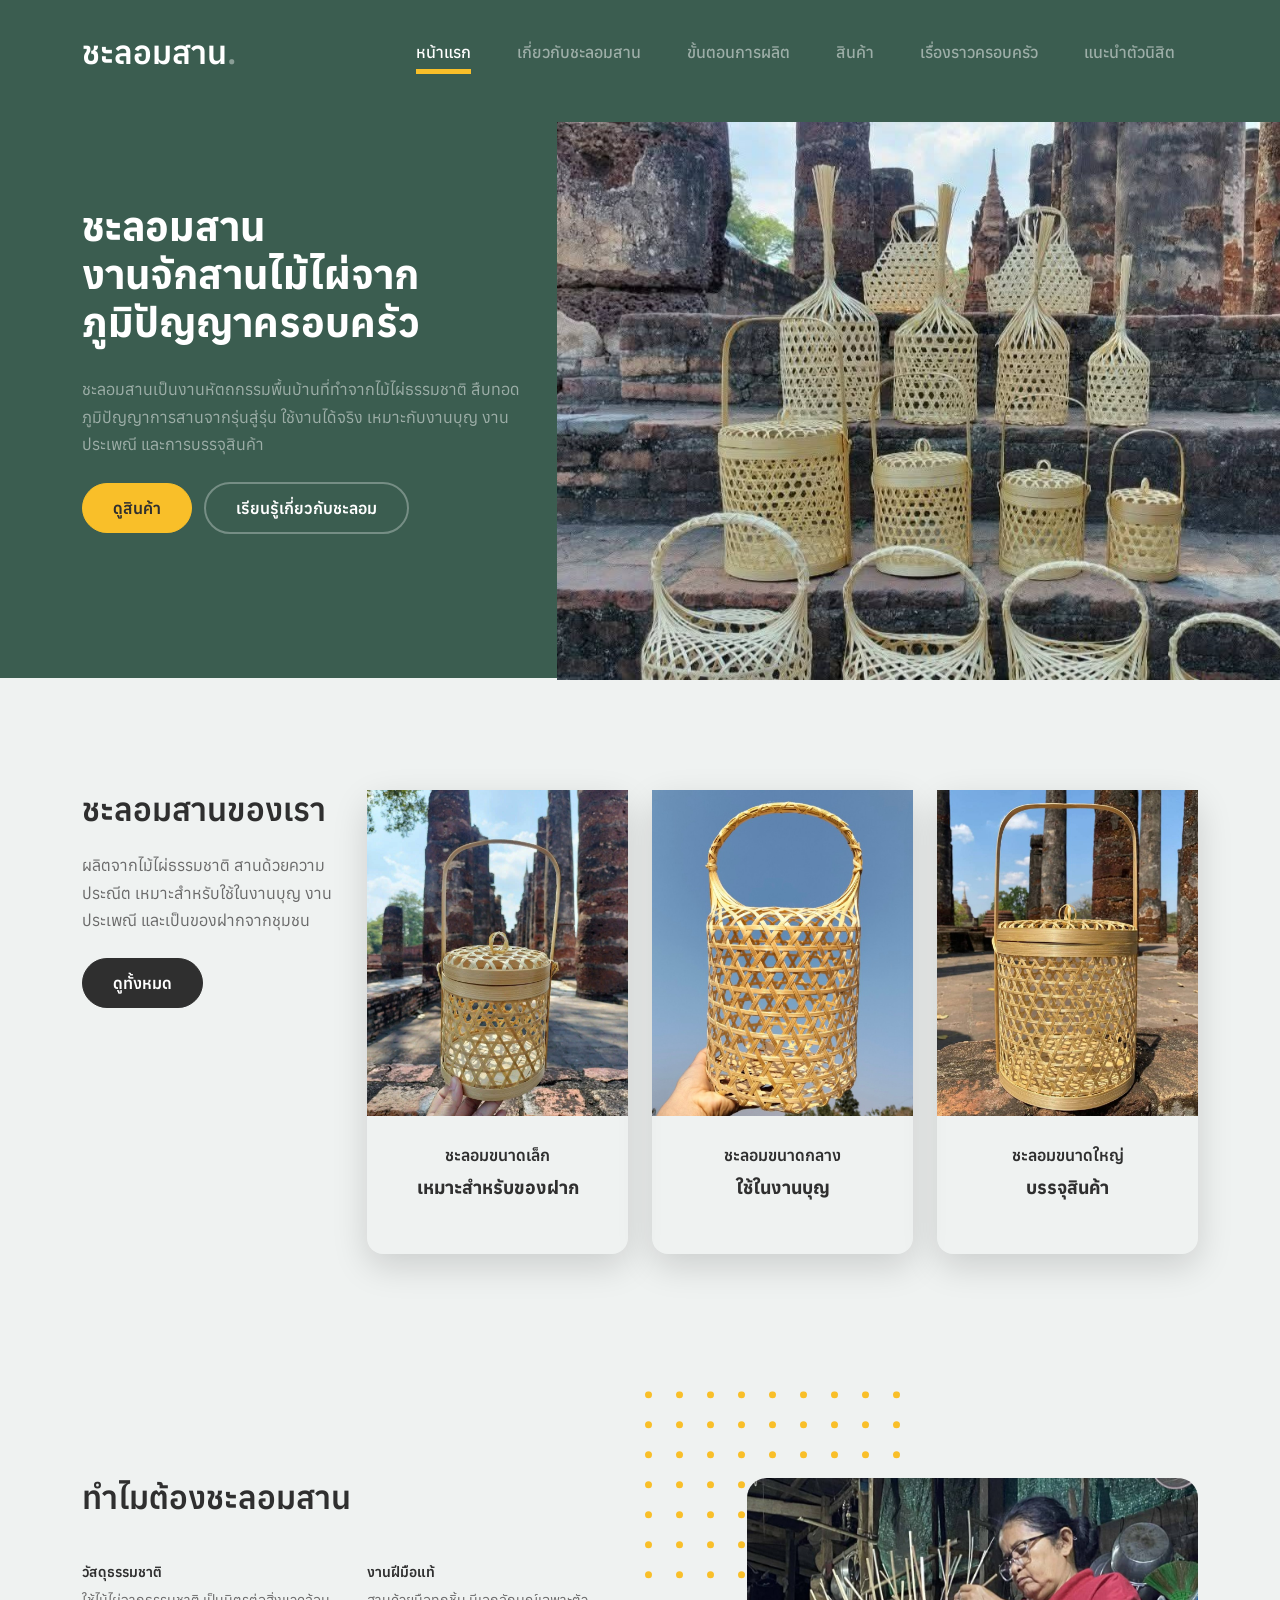
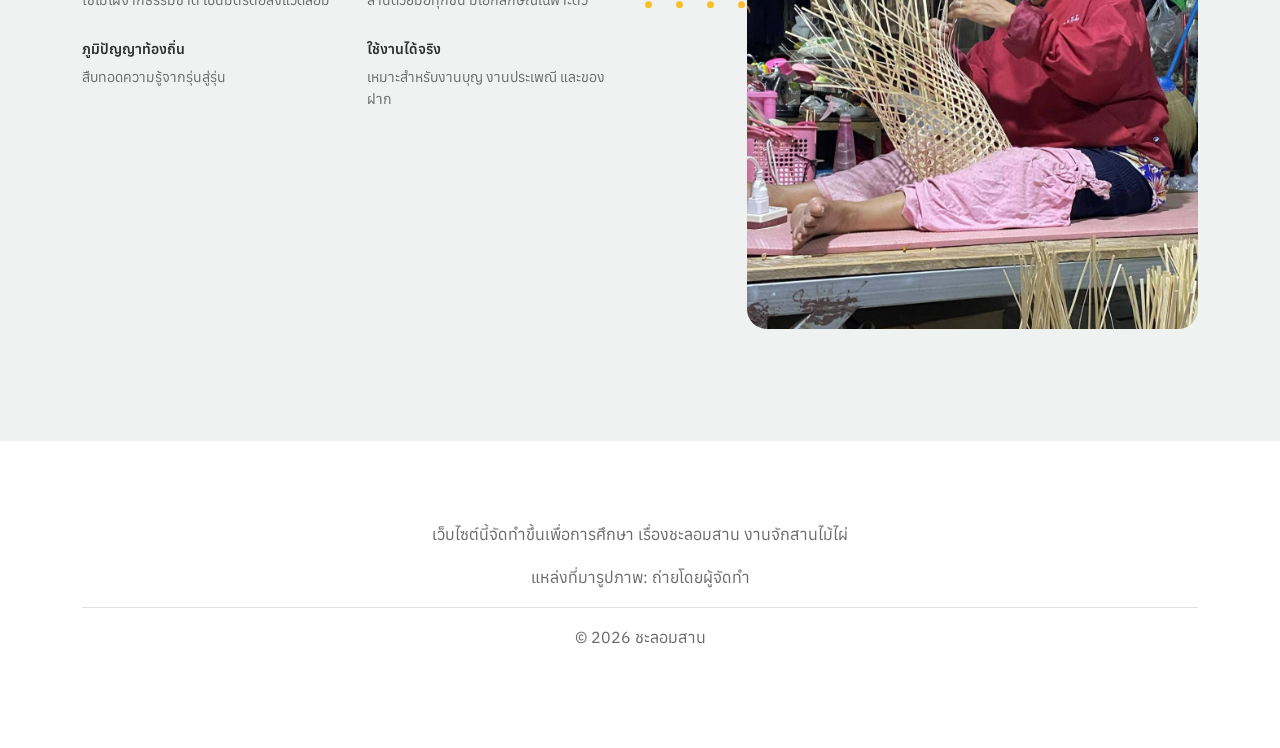
<file: index.html>
<!doctype html>
<html lang="th">
<head>
  <meta charset="utf-8">
  <meta name="viewport" content="width=device-width, initial-scale=1">
  <title>ชะลอมสานบ้านเรา | งานจักสานไม้ไผ่</title>

  <!-- Google Font (Thai) -->
  <link href="https://fonts.googleapis.com/css2?family=Anuphan:wght@300;400;500;600;700&display=swap" rel="stylesheet">



  <!-- CSS -->
  <link rel="stylesheet" href="css/bootstrap.min.css">
  <link rel="stylesheet" href="css/style.css">

  <!-- Font Setting -->
  <style>
    body {
      font-family: 'Anuphan', sans-serif;
      font-size: 16px;
      line-height: 1.7;
    }

    h1, h2, h3, h4, h5, h6, .navbar-brand {
      font-weight: 600;
    }
  </style>
</head>

<body>

<!-- ======= Navbar ======= -->
<nav class="custom-navbar navbar navbar-expand-md navbar-dark bg-dark">
  <div class="container">
    <a class="navbar-brand" href="index.html">ชะลอมสาน<span>.</span></a>

    <button class="navbar-toggler" type="button" data-bs-toggle="collapse"
      data-bs-target="#navbarsFurni" aria-controls="navbarsFurni"
      aria-expanded="false" aria-label="Toggle navigation">
      <span class="navbar-toggler-icon"></span>
    </button>

    <div class="collapse navbar-collapse" id="navbarsFurni">
      <ul class="custom-navbar-nav navbar-nav ms-auto mb-2 mb-md-0">
        <li class="nav-item active">
          <a class="nav-link" href="index.html">หน้าแรก</a>
        </li>
        <li>
          <a class="nav-link" href="about.html">เกี่ยวกับชะลอมสาน</a>
        </li>
        <li>
          <a class="nav-link" href="blog.html">ขั้นตอนการผลิต</a>
        </li>
        <li>
          <a class="nav-link" href="shop.html">สินค้า</a>
        </li>
        <li>
          <a class="nav-link" href="story.html">เรื่องราวครอบครัว</a>
        </li>
        <li>
          <a class="nav-link" href="about-me.html">แนะนำตัวนิสิต</a>
        </li>
      </ul>
    </div>
  </div>
</nav>
<!-- ======= End Navbar ======= -->


<!-- ======= Hero Section ======= -->
<div class="hero">
  <div class="container">
    <div class="row justify-content-between">
      <div class="col-lg-5">
        <div class="intro-excerpt">
          <h1>
            ชะลอมสาน
            <span class="d-block">งานจักสานไม้ไผ่จากภูมิปัญญาครอบครัว</span>
          </h1>
          <p class="mb-4">
            ชะลอมสานเป็นงานหัตถกรรมพื้นบ้านที่ทำจากไม้ไผ่ธรรมชาติ
            สืบทอดภูมิปัญญาการสานจากรุ่นสู่รุ่น
            ใช้งานได้จริง เหมาะกับงานบุญ งานประเพณี และการบรรจุสินค้า
          </p>
          <p>
            <a href="shop.html" class="btn btn-secondary me-2">ดูสินค้า</a>
            <a href="about.html" class="btn btn-white-outline">เรียนรู้เกี่ยวกับชะลอม</a>
          </p>
        </div>
      </div>
      <div class="col-lg-7">
        <div class="hero-img-wrap">
          <img src="images/charom30.jpg" class="img-fluid" alt="ชะลอมสาน">
        </div>
      </div>
    </div>
  </div>
</div>
<!-- ======= End Hero Section ======= -->


<!-- ======= Product Section ======= -->
<div class="product-section">
  <div class="container">
    <div class="row">

      <div class="col-md-12 col-lg-3 mb-5 mb-lg-0">
        <h2 class="mb-4 section-title">ชะลอมสานของเรา</h2>
        <p class="mb-4">
          ผลิตจากไม้ไผ่ธรรมชาติ
          สานด้วยความประณีต
          เหมาะสำหรับใช้ในงานบุญ งานประเพณี
          และเป็นของฝากจากชุมชน
        </p>
        <p><a href="shop.html" class="btn">ดูทั้งหมด</a></p>
      </div>

      <div class="col-12 col-md-4 col-lg-3 mb-5 mb-md-0">
        <a class="product-item" href="#">
          <img src="images/charom31.jpg" class="img-fluid product-thumbnail" alt="ชะลอมขนาดเล็ก">
          <h3 class="product-title">ชะลอมขนาดเล็ก</h3>
          <strong class="product-price">เหมาะสำหรับของฝาก</strong>
        </a>
      </div>

      <div class="col-12 col-md-4 col-lg-3 mb-5 mb-md-0">
        <a class="product-item" href="#">
          <img src="images/charom6 - Copy.jpg" class="img-fluid product-thumbnail" alt="ชะลอมขนาดกลาง">
          <h3 class="product-title">ชะลอมขนาดกลาง</h3>
          <strong class="product-price">ใช้ในงานบุญ</strong>
        </a>
      </div>

      <div class="col-12 col-md-4 col-lg-3 mb-5 mb-md-0">
        <a class="product-item" href="#">
          <img src="images/charom32.jpg" class="img-fluid product-thumbnail" alt="ชะลอมขนาดใหญ่">
          <h3 class="product-title">ชะลอมขนาดใหญ่</h3>
          <strong class="product-price">บรรจุสินค้า</strong>
        </a>
      </div>

    </div>
  </div>
</div>
<!-- ======= End Product Section ======= -->


<!-- ======= Why Choose Us ======= -->
<div class="why-choose-section">
  <div class="container">
    <div class="row justify-content-between">
      <div class="col-lg-6">
        <h2 class="section-title">ทำไมต้องชะลอมสาน</h2>

        <div class="row my-5">
          <div class="col-6 col-md-6">
            <div class="feature">
              <h3>วัสดุธรรมชาติ</h3>
              <p>ใช้ไม้ไผ่จากธรรมชาติ เป็นมิตรต่อสิ่งแวดล้อม</p>
            </div>
          </div>

          <div class="col-6 col-md-6">
            <div class="feature">
              <h3>งานฝีมือแท้</h3>
              <p>สานด้วยมือทุกชิ้น มีเอกลักษณ์เฉพาะตัว</p>
            </div>
          </div>

          <div class="col-6 col-md-6">
            <div class="feature">
              <h3>ภูมิปัญญาท้องถิ่น</h3>
              <p>สืบทอดความรู้จากรุ่นสู่รุ่น</p>
            </div>
          </div>

          <div class="col-6 col-md-6">
            <div class="feature">
              <h3>ใช้งานได้จริง</h3>
              <p>เหมาะสำหรับงานบุญ งานประเพณี และของฝาก</p>
            </div>
          </div>
        </div>
      </div>

      <div class="col-lg-5">
        <div class="img-wrap">
          <img src="images/sancha.jpg" alt="ขั้นตอนการสานชะลอม" class="img-fluid">
        </div>
      </div>

    </div>
  </div>
</div>
<!-- ======= End Why Choose Us ======= -->


<!-- ======= Footer ======= -->
<footer class="footer-section">
  <div class="container text-center">
    <p>
      เว็บไซต์นี้จัดทำขึ้นเพื่อการศึกษา  
      เรื่องชะลอมสาน งานจักสานไม้ไผ่
    </p>
    <p>
      แหล่งที่มารูปภาพ: ถ่ายโดยผู้จัดทำ
    </p>
    <p class="border-top pt-3 mt-3">
      © 2026 ชะลอมสาน
    </p>
  </div>
</footer>
<!-- ======= End Footer ======= -->


<!-- JS -->
<script src="js/bootstrap.bundle.min.js"></script>
<script src="js/custom.js"></script>

</body>
</html>
</file>
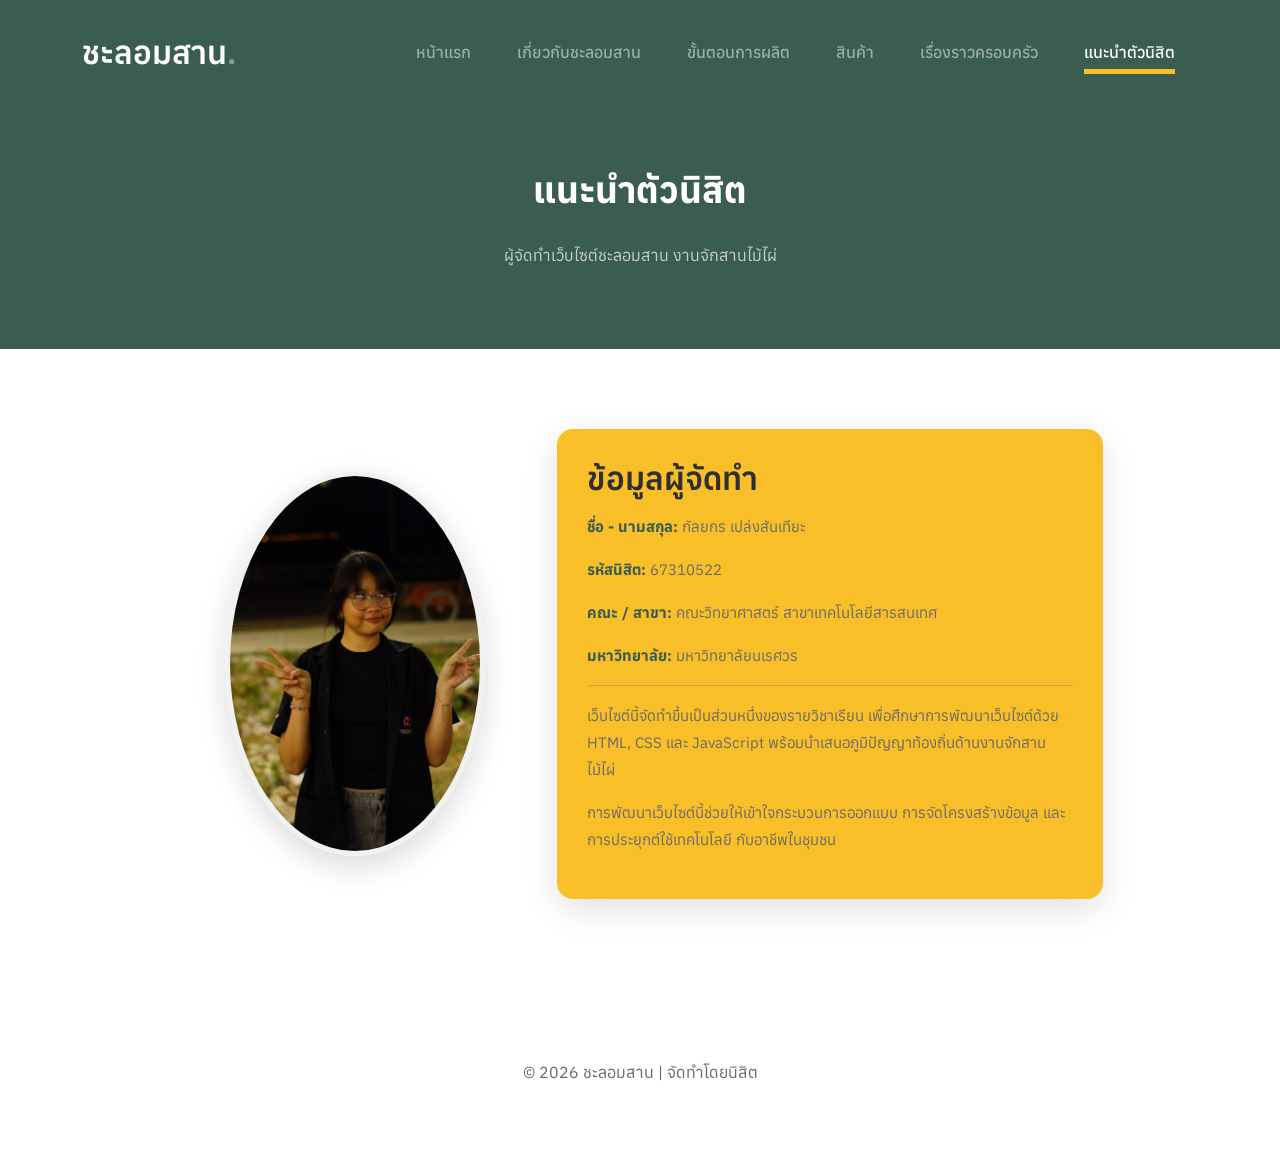
<file: about-me.html>
<!doctype html>
<html lang="th">
<head>
  <meta charset="utf-8">
  <meta name="viewport" content="width=device-width, initial-scale=1">
  <title>แนะนำตัวนิสิต | ชะลอมสานบ้านเรา</title>

  <!-- Google Font (Thai) -->
  <link href="https://fonts.googleapis.com/css2?family=Anuphan:wght@300;400;500;600;700&display=swap" rel="stylesheet">

  <!-- CSS -->
  <link rel="stylesheet" href="css/bootstrap.min.css">
  <link rel="stylesheet" href="css/style.css">

  <!-- Font Setting -->
  <style>
    body {
      font-family: 'Anuphan', sans-serif;
      font-size: 16px;
      line-height: 1.7;
    }

    h1, h2, h3, h4, h5, h6, .navbar-brand {
      font-weight: 600;
    }
  </style>
</head>

<body>

<!-- ======= Navbar ======= -->
<nav class="custom-navbar navbar navbar-expand-md navbar-dark bg-dark">
  <div class="container">
    <a class="navbar-brand" href="index.html">ชะลอมสาน<span>.</span></a>

    <button class="navbar-toggler" type="button" data-bs-toggle="collapse"
      data-bs-target="#navbarsFurni">
      <span class="navbar-toggler-icon"></span>
    </button>

    <div class="collapse navbar-collapse" id="navbarsFurni">
      <ul class="custom-navbar-nav navbar-nav ms-auto">
        <li><a class="nav-link" href="index.html">หน้าแรก</a></li>
        <li><a class="nav-link" href="about.html">เกี่ยวกับชะลอมสาน</a></li>
        <li><a class="nav-link" href="blog.html">ขั้นตอนการผลิต</a></li>
        <li><a class="nav-link" href="shop.html">สินค้า</a></li>
        <li><a class="nav-link" href="story.html">เรื่องราวครอบครัว</a></li>
        <li class="active"><a class="nav-link" href="about-me.html">แนะนำตัวนิสิต</a></li>
      </ul>
    </div>
  </div>
</nav>
<!-- ======= End Navbar ======= -->


<!-- ======= Hero ======= -->
<div class="hero hero-inner">
  <div class="container">
    <div class="row justify-content-center text-center">
      <div class="col-lg-8 fade-in">
        <h1>แนะนำตัวนิสิต</h1>
        <p>ผู้จัดทำเว็บไซต์ชะลอมสาน งานจักสานไม้ไผ่</p>
      </div>
    </div>
  </div>
</div>
<!-- ======= End Hero ======= -->


<!-- ======= About Me Section ======= -->
<div class="about-section">
  <div class="container">
    <div class="row align-items-center justify-content-center">

      <!-- รูปนิสิต -->
      <div class="col-lg-4 text-center mb-4 mb-lg-0 fade-in">
        <img src="images/yam1.jpg" alt="รูปนิสิต" class="img-fluid profile-img">
      </div>

      <!-- ข้อมูลนิสิต -->
      <div class="col-lg-6 fade-in">
        <div class="about-card">
          <h2 class="section-title mb-3">ข้อมูลผู้จัดทำ</h2>

          <p><strong>ชื่อ - นามสกุล:</strong> กัลยกร เปล่งสันเทียะ</p>
          <p><strong>รหัสนิสิต:</strong> 67310522</p>
          <p><strong>คณะ / สาขา:</strong> คณะวิทยาศาสตร์ สาขาเทคโนโลยีสารสนเทศ</p>
          <p><strong>มหาวิทยาลัย:</strong> มหาวิทยาลัยนเรศวร</p>

          <hr>

          <p>
            เว็บไซต์นี้จัดทำขึ้นเป็นส่วนหนึ่งของรายวิชาเรียน
            เพื่อศึกษาการพัฒนาเว็บไซต์ด้วย HTML, CSS และ JavaScript
            พร้อมนำเสนอภูมิปัญญาท้องถิ่นด้านงานจักสานไม้ไผ่
          </p>

          <p>
            การพัฒนาเว็บไซต์นี้ช่วยให้เข้าใจกระบวนการออกแบบ
            การจัดโครงสร้างข้อมูล และการประยุกต์ใช้เทคโนโลยี
            กับอาชีพในชุมชน
          </p>
        </div>
      </div>

    </div>
  </div>
</div>
<!-- ======= End About Me Section ======= -->


<!-- ======= Footer ======= -->
<footer class="footer-section">
  <div class="container">
    <p class="text-center mb-0">
      © 2026 ชะลอมสาน | จัดทำโดยนิสิต
    </p>
  </div>
</footer>

<script src="js/bootstrap.bundle.min.js"></script>
</body>
</html>
</file>
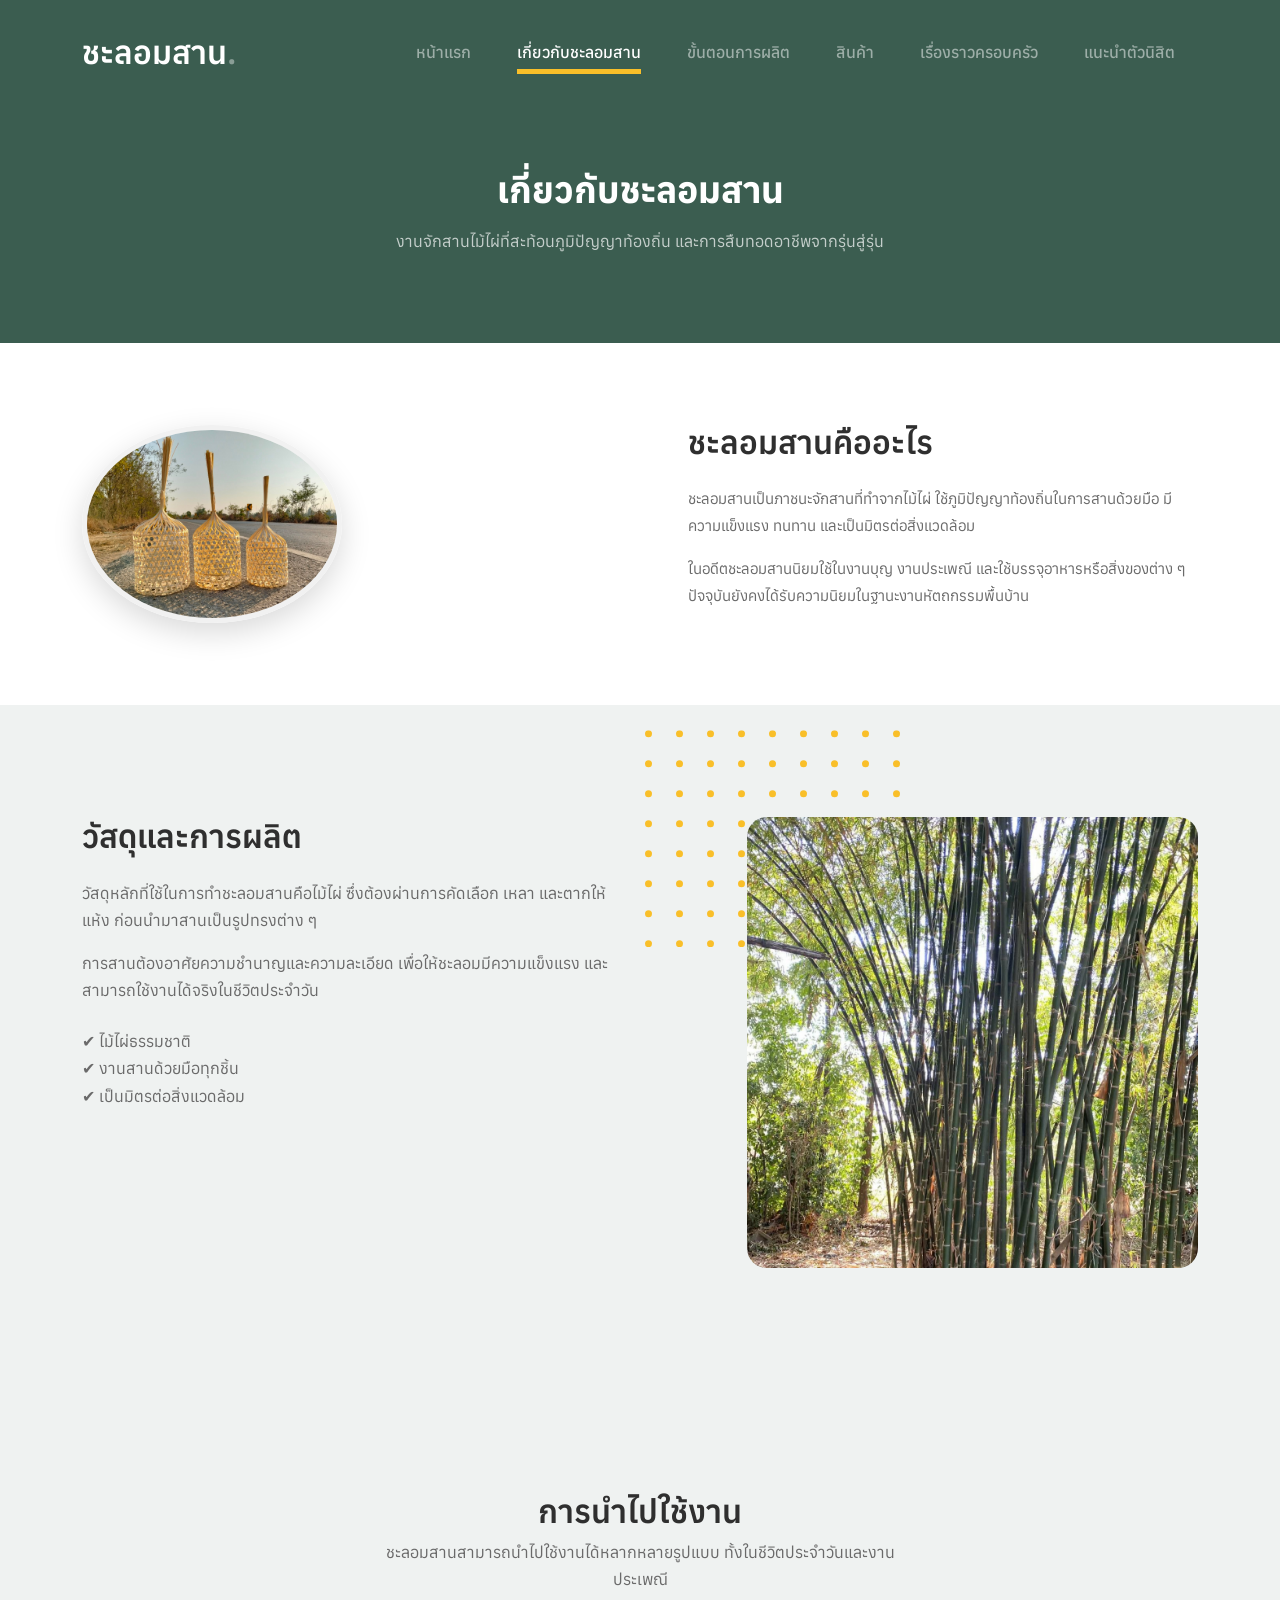
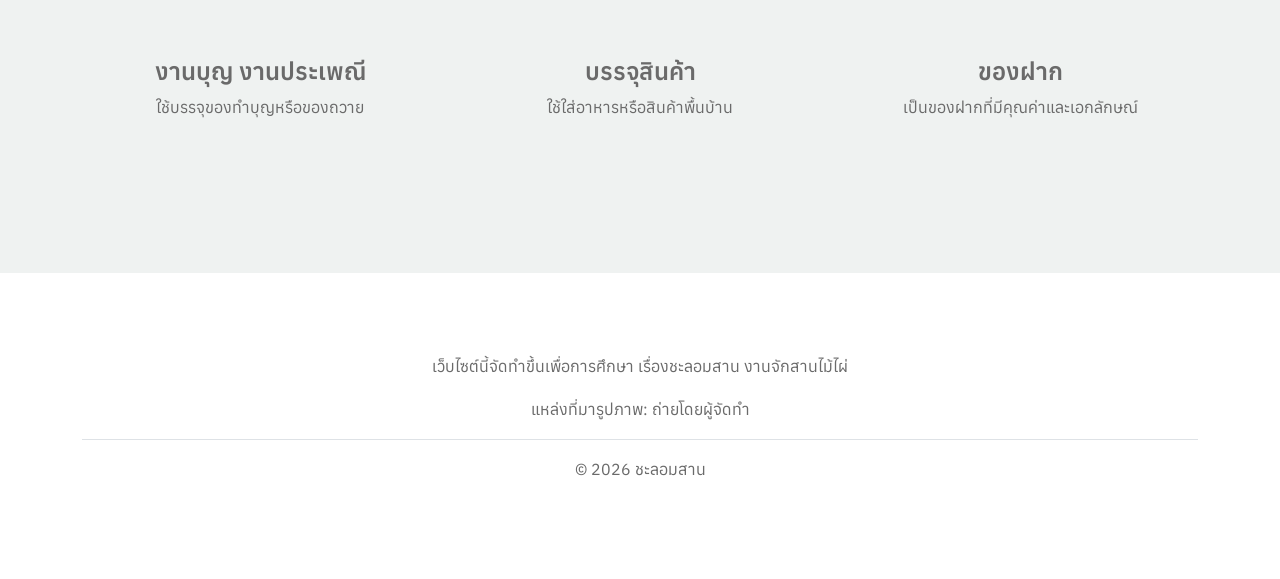
<file: about.html>
<!doctype html>
<html lang="th">
<head>
  <meta charset="utf-8">
  <meta name="viewport" content="width=device-width, initial-scale=1">
  <title>เกี่ยวกับชะลอมสาน | งานจักสานไม้ไผ่</title>

  <!-- Google Font (Thai) -->
  <link href="https://fonts.googleapis.com/css2?family=Anuphan:wght@300;400;500;600;700&display=swap" rel="stylesheet">

  <!-- CSS -->
  <link rel="stylesheet" href="css/bootstrap.min.css">
  <link rel="stylesheet" href="css/style.css">

  <!-- Font Setting -->
  <style>
    body {
      font-family: 'Anuphan', sans-serif;
      font-size: 16px;
      line-height: 1.7;
    }

    h1, h2, h3, h4, h5, h6, .navbar-brand {
      font-weight: 600;
    }
  </style>
</head>

<body>

<!-- ======= Navbar ======= -->
<nav class="custom-navbar navbar navbar-expand-md navbar-dark bg-dark">
  <div class="container">
    <a class="navbar-brand" href="index.html">ชะลอมสาน<span>.</span></a>

    <button class="navbar-toggler" type="button" data-bs-toggle="collapse"
      data-bs-target="#navbarsFurni" aria-controls="navbarsFurni"
      aria-expanded="false" aria-label="Toggle navigation">
      <span class="navbar-toggler-icon"></span>
    </button>

    <div class="collapse navbar-collapse" id="navbarsFurni">
      <ul class="custom-navbar-nav navbar-nav ms-auto mb-2 mb-md-0">
        <li class="nav-item">
          <a class="nav-link" href="index.html">หน้าแรก</a>
        </li>
        <li class="nav-item active">
          <a class="nav-link" href="about.html">เกี่ยวกับชะลอมสาน</a>
        </li>
        <li>
          <a class="nav-link" href="blog.html">ขั้นตอนการผลิต</a>
        </li>
        <li>
          <a class="nav-link" href="shop.html">สินค้า</a>
        </li>
        <li>
          <a class="nav-link" href="story.html">เรื่องราวครอบครัว</a>
        </li>
        <li>
          <a class="nav-link" href="about-me.html">แนะนำตัวนิสิต</a>
        </li>
      </ul>
    </div>
  </div>
</nav>
<!-- ======= End Navbar ======= -->


<!-- ======= Hero Section ======= -->
<div class="hero hero-inner">
  <div class="container">
    <div class="row justify-content-center text-center">
      <div class="col-lg-8">
        <h1 class="mb-3">เกี่ยวกับชะลอมสาน</h1>
        <p class="mb-4">
          งานจักสานไม้ไผ่ที่สะท้อนภูมิปัญญาท้องถิ่น  
          และการสืบทอดอาชีพจากรุ่นสู่รุ่น
        </p>
      </div>
    </div>
  </div>
</div>
<!-- ======= End Hero ======= -->


<!-- ======= About Section ======= -->
<div class="about-section">
  <div class="container">
    <div class="row align-items-center">

      <div class="col-lg-6 mb-5 mb-lg-0">
        <img src="images/charom10.jpg" alt="ชะลอมสาน" class="img-fluid">
      </div>

      <div class="col-lg-6 ps-lg-5">
        <h2 class="section-title mb-4">ชะลอมสานคืออะไร</h2>
        <p>
          ชะลอมสานเป็นภาชนะจักสานที่ทำจากไม้ไผ่
          ใช้ภูมิปัญญาท้องถิ่นในการสานด้วยมือ
          มีความแข็งแรง ทนทาน และเป็นมิตรต่อสิ่งแวดล้อม
        </p>
        <p>
          ในอดีตชะลอมสานนิยมใช้ในงานบุญ งานประเพณี
          และใช้บรรจุอาหารหรือสิ่งของต่าง ๆ
          ปัจจุบันยังคงได้รับความนิยมในฐานะงานหัตถกรรมพื้นบ้าน
        </p>
      </div>

    </div>
  </div>
</div>
<!-- ======= End About Section ======= -->


<!-- ======= Material Section ======= -->
<div class="why-choose-section">
  <div class="container">
    <div class="row justify-content-between">

      <div class="col-lg-6">
        <h2 class="section-title mb-4">วัสดุและการผลิต</h2>

        <p>
          วัสดุหลักที่ใช้ในการทำชะลอมสานคือไม้ไผ่
          ซึ่งต้องผ่านการคัดเลือก เหลา และตากให้แห้ง
          ก่อนนำมาสานเป็นรูปทรงต่าง ๆ
        </p>

        <p>
          การสานต้องอาศัยความชำนาญและความละเอียด
          เพื่อให้ชะลอมมีความแข็งแรง
          และสามารถใช้งานได้จริงในชีวิตประจำวัน
        </p>

        <ul class="list-unstyled my-4">
          <li>✔ ไม้ไผ่ธรรมชาติ</li>
          <li>✔ งานสานด้วยมือทุกชิ้น</li>
          <li>✔ เป็นมิตรต่อสิ่งแวดล้อม</li>
        </ul>
      </div>

      <div class="col-lg-5">
        <div class="img-wrap">
          <img src="images/bamboo1.jpg" alt="วัสดุไม้ไผ่" class="img-fluid">
        </div>
      </div>

    </div>
  </div>
</div>
<!-- ======= End Material Section ======= -->


<!-- ======= Usage Section ======= -->
<div class="product-section">
  <div class="container">
    <div class="row justify-content-center text-center mb-5">
      <div class="col-lg-6">
        <h2 class="section-title">การนำไปใช้งาน</h2>
        <p>
          ชะลอมสานสามารถนำไปใช้งานได้หลากหลายรูปแบบ
          ทั้งในชีวิตประจำวันและงานประเพณี
        </p>
      </div>
    </div>

    <div class="row text-center">
      <div class="col-md-4 mb-4">
        <h4>งานบุญ งานประเพณี</h4>
        <p>ใช้บรรจุของทำบุญหรือของถวาย</p>
      </div>

      <div class="col-md-4 mb-4">
        <h4>บรรจุสินค้า</h4>
        <p>ใช้ใส่อาหารหรือสินค้าพื้นบ้าน</p>
      </div>

      <div class="col-md-4 mb-4">
        <h4>ของฝาก</h4>
        <p>เป็นของฝากที่มีคุณค่าและเอกลักษณ์</p>
      </div>
    </div>
  </div>
</div>
<!-- ======= End Usage Section ======= -->


<!-- ======= Footer ======= -->
<footer class="footer-section">
  <div class="container text-center">
    <p>
      เว็บไซต์นี้จัดทำขึ้นเพื่อการศึกษา  
      เรื่องชะลอมสาน งานจักสานไม้ไผ่
    </p>
    <p>
      แหล่งที่มารูปภาพ: ถ่ายโดยผู้จัดทำ
    </p>
    <p class="border-top pt-3 mt-3">
      © 2026 ชะลอมสาน
    </p>
  </div>
</footer>
<!-- ======= End Footer ======= -->


<!-- JS -->
<script src="js/bootstrap.bundle.min.js"></script>
<script src="js/custom.js"></script>

</body>
</html>
</file>
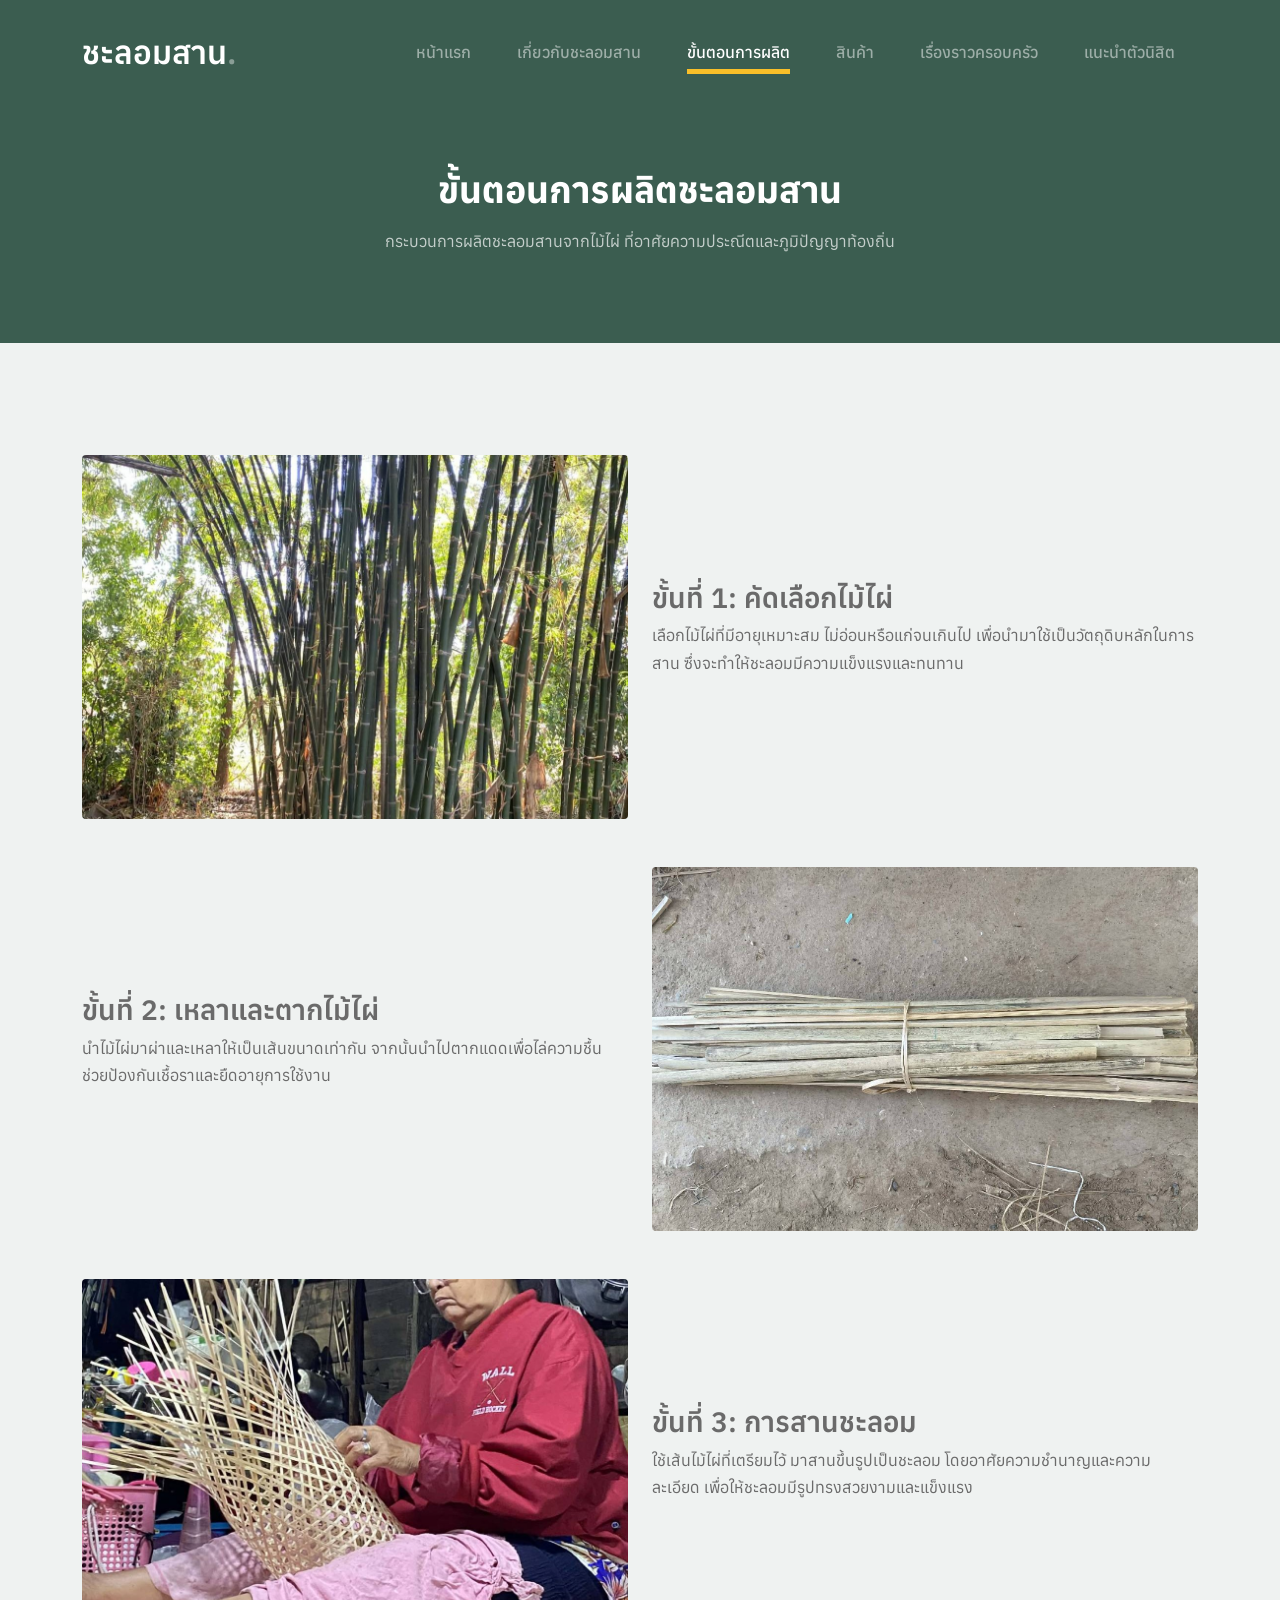
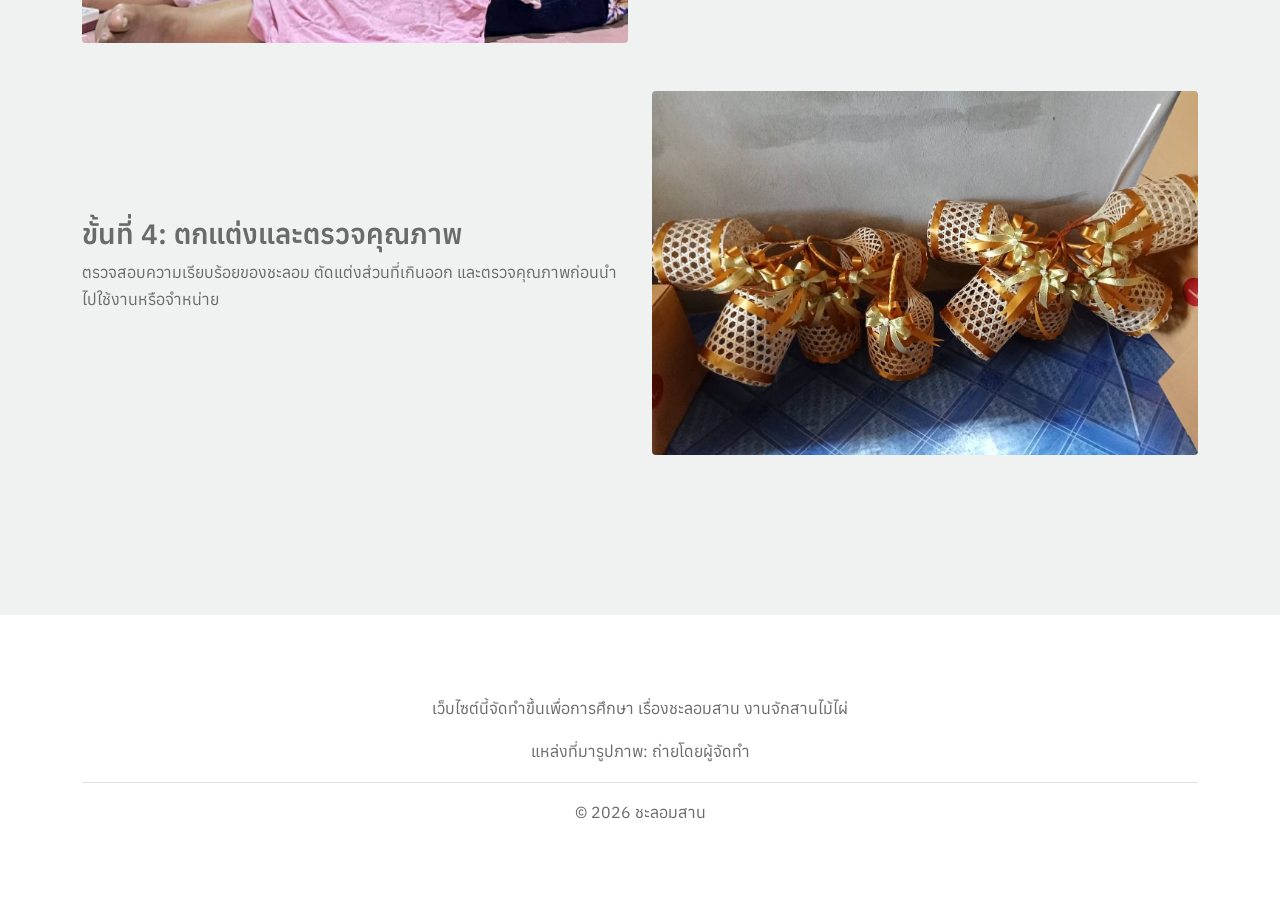
<file: blog.html>
<!doctype html>
<html lang="th">
<head>
  <meta charset="utf-8">
  <meta name="viewport" content="width=device-width, initial-scale=1">
  <title>ขั้นตอนการผลิต | ชะลอมสานบ้านเรา</title>

  <!-- Google Font (Thai) -->
  <link href="https://fonts.googleapis.com/css2?family=Anuphan:wght@300;400;500;600;700&display=swap" rel="stylesheet">

  <!-- CSS -->
  <link rel="stylesheet" href="css/bootstrap.min.css">
  <link rel="stylesheet" href="css/style.css">

  <!-- Font Setting -->
  <style>
    body {
      font-family: 'Anuphan', sans-serif;
      font-size: 16px;
      line-height: 1.7;
    }

    h1, h2, h3, h4, h5, h6, .navbar-brand {
      font-weight: 600;
    }
  </style>
</head>

<body>

<!-- ======= Navbar ======= -->
<nav class="custom-navbar navbar navbar-expand-md navbar-dark bg-dark">
  <div class="container">
    <a class="navbar-brand" href="index.html">ชะลอมสาน<span>.</span></a>

    <button class="navbar-toggler" type="button" data-bs-toggle="collapse"
      data-bs-target="#navbarsFurni" aria-controls="navbarsFurni"
      aria-expanded="false" aria-label="Toggle navigation">
      <span class="navbar-toggler-icon"></span>
    </button>

    <div class="collapse navbar-collapse" id="navbarsFurni">
      <ul class="custom-navbar-nav navbar-nav ms-auto mb-2 mb-md-0">
        <li>
          <a class="nav-link" href="index.html">หน้าแรก</a>
        </li>
        <li>
          <a class="nav-link" href="about.html">เกี่ยวกับชะลอมสาน</a>
        </li>
        <li class="nav-item active">
          <a class="nav-link" href="blog.html">ขั้นตอนการผลิต</a>
        </li>
        <li>
          <a class="nav-link" href="shop.html">สินค้า</a>
        </li>
        <li>
          <a class="nav-link" href="story.html">เรื่องราวครอบครัว</a>
        </li>
        <li>
          <a class="nav-link" href="about-me.html">แนะนำตัวนิสิต</a>
        </li>
      </ul>
    </div>
  </div>
</nav>
<!-- ======= End Navbar ======= -->


<!-- ======= Hero Section ======= -->
<div class="hero hero-inner">
  <div class="container">
    <div class="row justify-content-center text-center">
      <div class="col-lg-8">
        <h1 class="mb-3">ขั้นตอนการผลิตชะลอมสาน</h1>
        <p class="mb-4">
          กระบวนการผลิตชะลอมสานจากไม้ไผ่  
          ที่อาศัยความประณีตและภูมิปัญญาท้องถิ่น
        </p>
      </div>
    </div>
  </div>
</div>
<!-- ======= End Hero ======= -->


<!-- ======= Process Section ======= -->
<div class="product-section">
  <div class="container">

    <!-- Step 1 -->
    <div class="row align-items-center mb-5">
      <div class="col-md-6 mb-4 mb-md-0">
        <img src="images/bamboo.jpg" class="img-fluid rounded" alt="คัดเลือกไม้ไผ่">
      </div>
      <div class="col-md-6">
        <h3>ขั้นที่ 1: คัดเลือกไม้ไผ่</h3>
        <p>
          เลือกไม้ไผ่ที่มีอายุเหมาะสม ไม่อ่อนหรือแก่จนเกินไป
          เพื่อนำมาใช้เป็นวัตถุดิบหลักในการสาน
          ซึ่งจะทำให้ชะลอมมีความแข็งแรงและทนทาน
        </p>
      </div>
    </div>

    <!-- Step 2 -->
    <div class="row align-items-center mb-5 flex-md-row-reverse">
      <div class="col-md-6 mb-4 mb-md-0">
        <img src="images/bamboo2.jpg" class="img-fluid rounded" alt="เหลาและตากไม้ไผ่">
      </div>
      <div class="col-md-6">
        <h3>ขั้นที่ 2: เหลาและตากไม้ไผ่</h3>
        <p>
          นำไม้ไผ่มาผ่าและเหลาให้เป็นเส้นขนาดเท่ากัน
          จากนั้นนำไปตากแดดเพื่อไล่ความชื้น
          ช่วยป้องกันเชื้อราและยืดอายุการใช้งาน
        </p>
      </div>
    </div>

    <!-- Step 3 -->
    <div class="row align-items-center mb-5">
      <div class="col-md-6 mb-4 mb-md-0">
        <img src="images/sancha1.jpg" class="img-fluid rounded" alt="การสานชะลอม">
      </div>
      <div class="col-md-6">
        <h3>ขั้นที่ 3: การสานชะลอม</h3>
        <p>
          ใช้เส้นไม้ไผ่ที่เตรียมไว้ มาสานขึ้นรูปเป็นชะลอม
          โดยอาศัยความชำนาญและความละเอียด
          เพื่อให้ชะลอมมีรูปทรงสวยงามและแข็งแรง
        </p>
      </div>
    </div>

    <!-- Step 4 -->
    <div class="row align-items-center mb-5 flex-md-row-reverse">
      <div class="col-md-6 mb-4 mb-md-0">
        <img src="images/san1.jpg" class="img-fluid rounded" alt="ตกแต่งและตรวจคุณภาพ">
      </div>
      <div class="col-md-6">
        <h3>ขั้นที่ 4: ตกแต่งและตรวจคุณภาพ</h3>
        <p>
          ตรวจสอบความเรียบร้อยของชะลอม
          ตัดแต่งส่วนที่เกินออก
          และตรวจคุณภาพก่อนนำไปใช้งานหรือจำหน่าย
        </p>
      </div>
    </div>

  </div>
</div>
<!-- ======= End Process Section ======= -->


<!-- ======= Footer ======= -->
<footer class="footer-section">
  <div class="container text-center">
    <p>
      เว็บไซต์นี้จัดทำขึ้นเพื่อการศึกษา  
      เรื่องชะลอมสาน งานจักสานไม้ไผ่
    </p>
    <p>
      แหล่งที่มารูปภาพ: ถ่ายโดยผู้จัดทำ
    </p>
    <p class="border-top pt-3 mt-3">
      © 2026 ชะลอมสาน
    </p>
  </div>
</footer>
<!-- ======= End Footer ======= -->


<!-- JS -->
<script src="js/bootstrap.bundle.min.js"></script>
<script src="js/custom.js"></script>

</body>
</html>
</file>
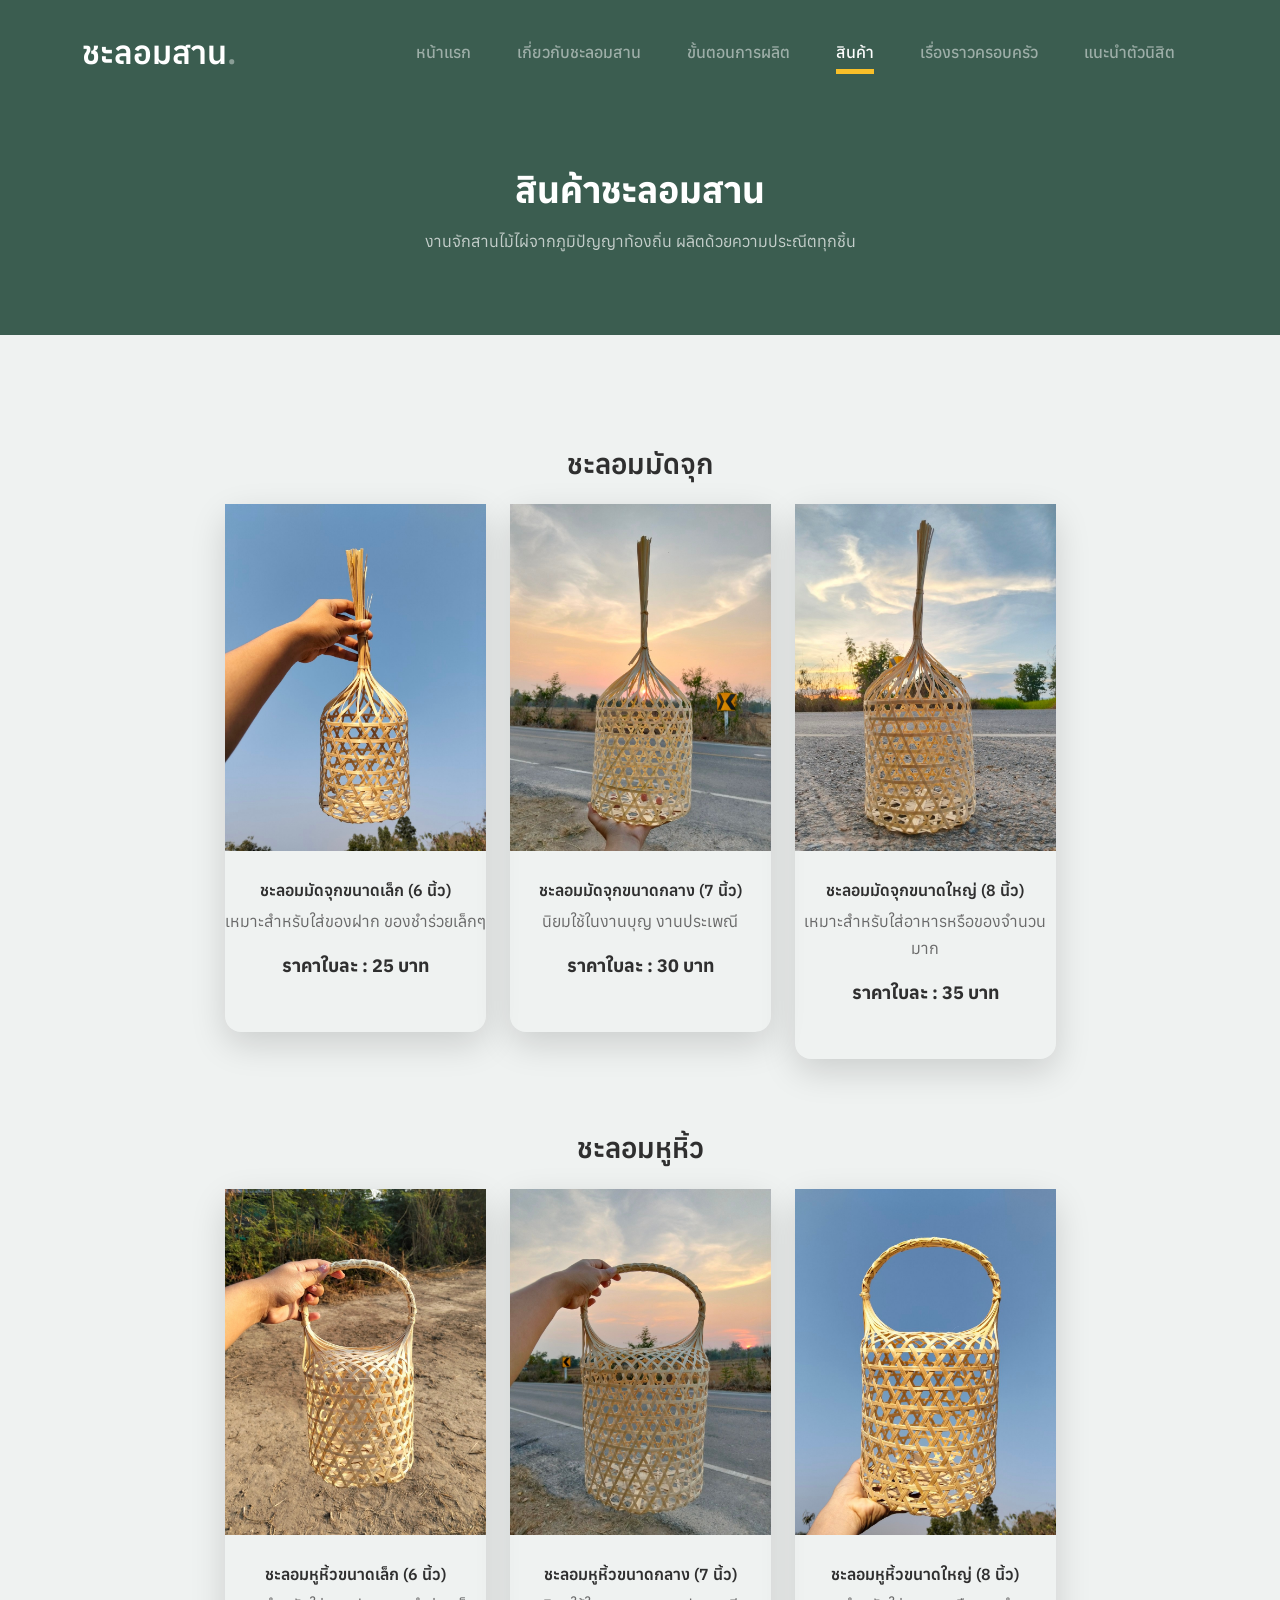
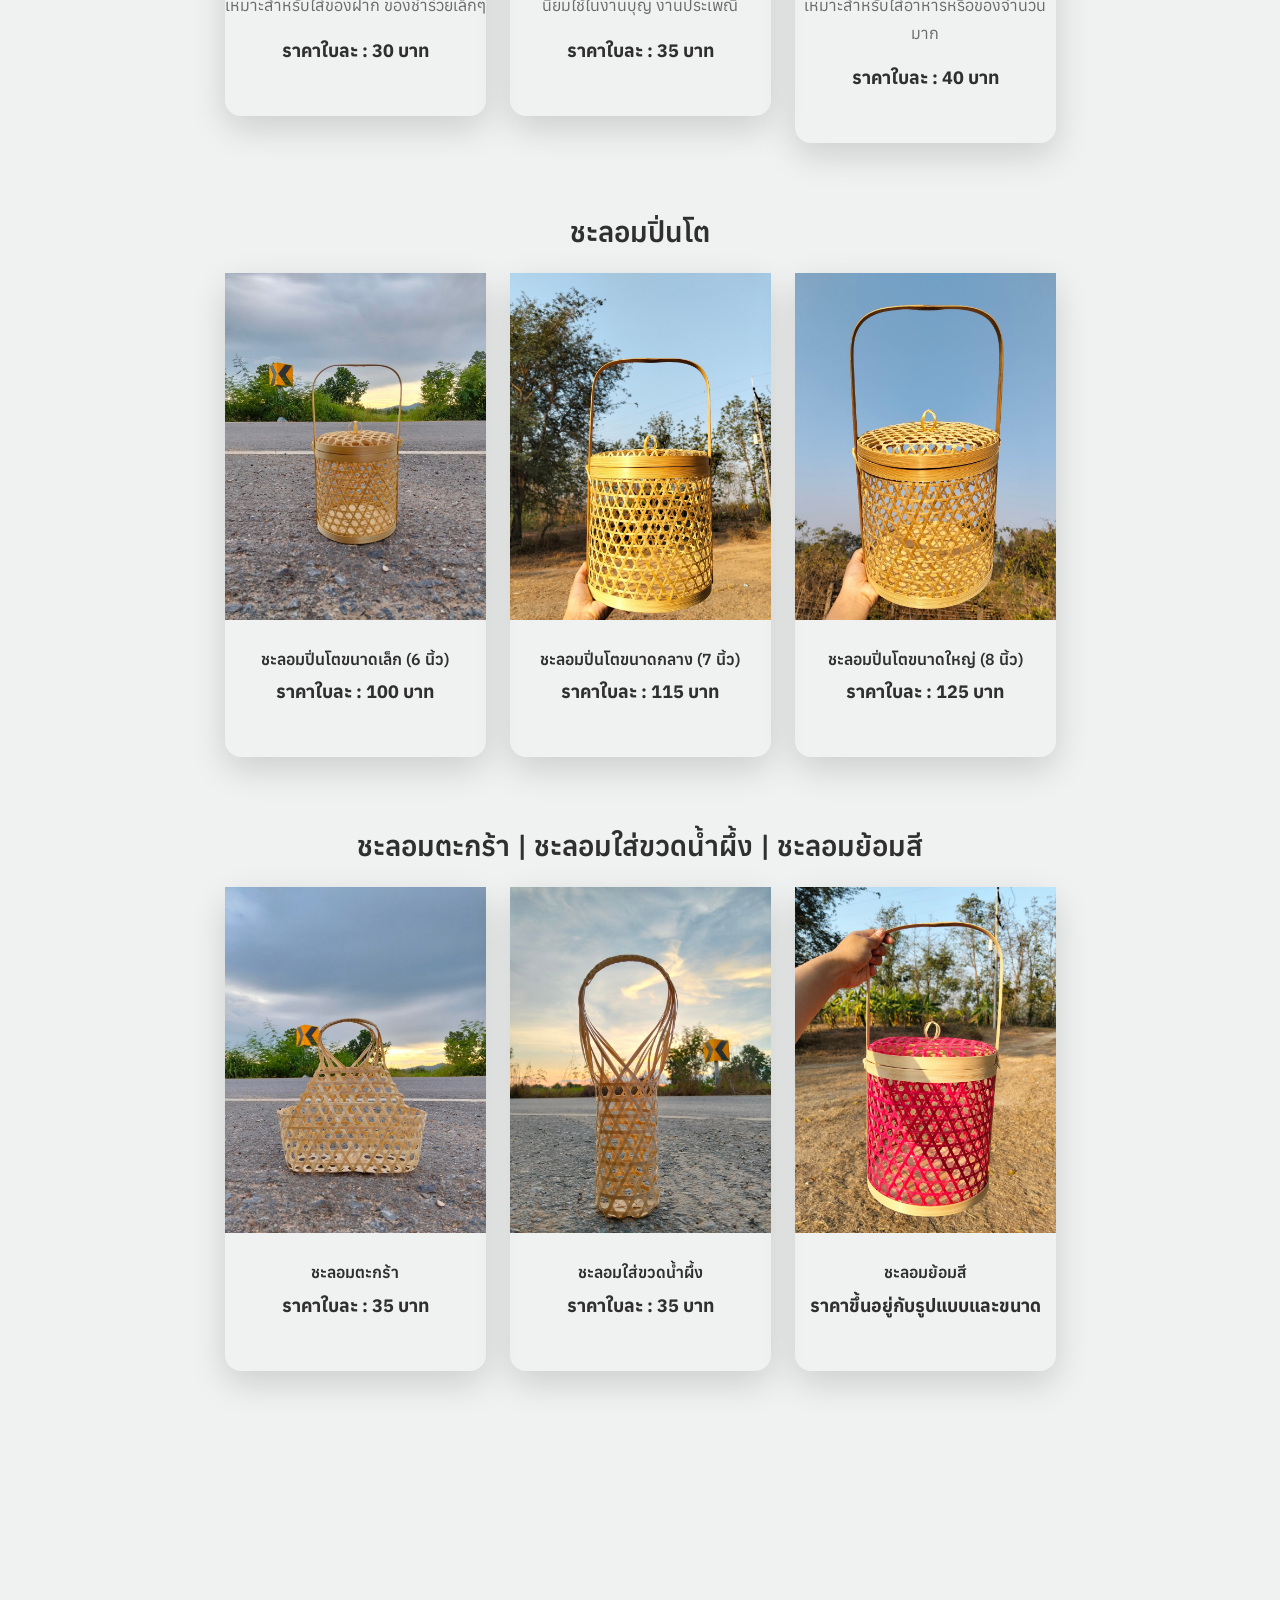
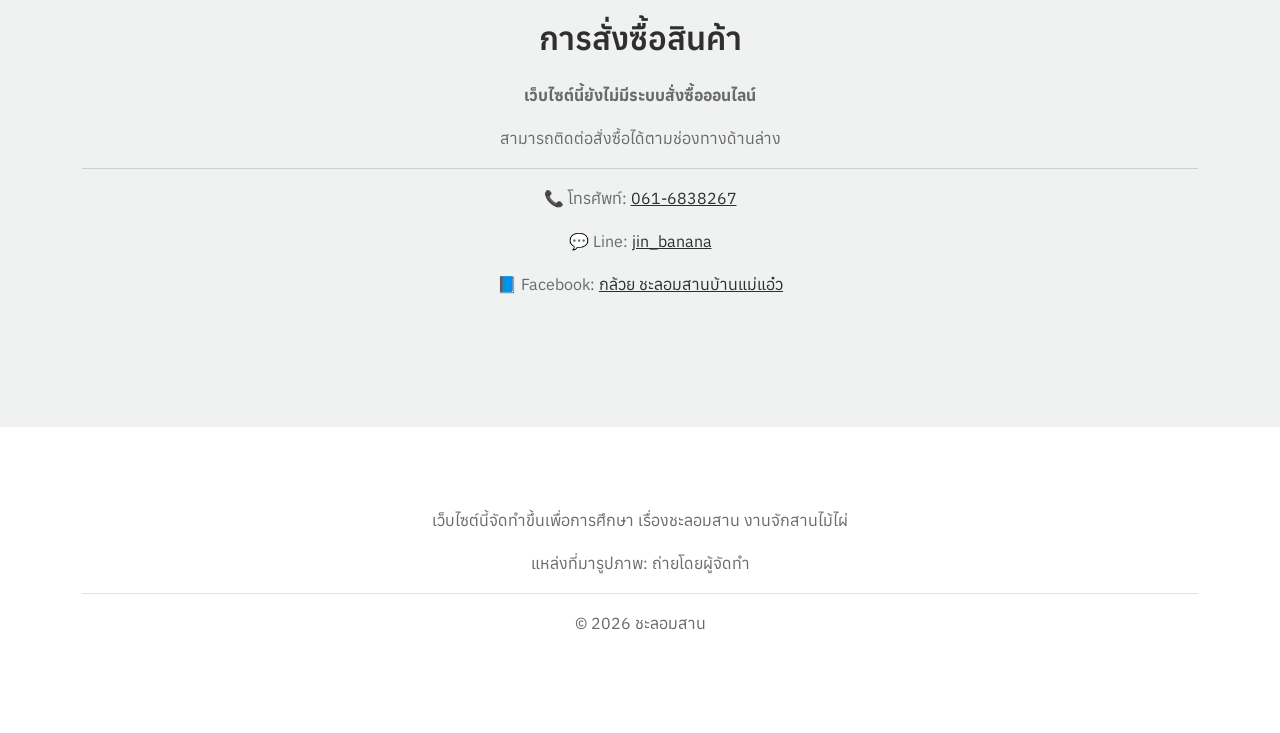
<file: shop.html>
<!doctype html>
<html lang="th">
<head>
  <meta charset="utf-8">
  <meta name="viewport" content="width=device-width, initial-scale=1">
  <title>สินค้า | ชะลอมสานบ้านเรา</title>

  <!-- Google Font (Thai) -->
  <link href="https://fonts.googleapis.com/css2?family=Anuphan:wght@300;400;500;600;700&display=swap" rel="stylesheet">

  <!-- CSS -->
  <link rel="stylesheet" href="css/bootstrap.min.css">
  <link rel="stylesheet" href="css/style.css">

  <!-- Font Setting (เหมือนหน้า about / blog) -->
  <style>
    body {
      font-family: 'Anuphan', sans-serif;
      font-size: 16px;
      line-height: 1.7;
    }
    h1, h2, h3, h4, h5, h6, .navbar-brand {
      font-weight: 600;
    }
  </style>
</head>

<body>

<!-- ======= Navbar ======= -->
<nav class="custom-navbar navbar navbar-expand-md navbar-dark bg-dark">
  <div class="container">
    <a class="navbar-brand" href="index.html">ชะลอมสาน<span>.</span></a>
    <button class="navbar-toggler" type="button" data-bs-toggle="collapse"
      data-bs-target="#navbarsFurni">
      <span class="navbar-toggler-icon"></span>
    </button>

    <div class="collapse navbar-collapse" id="navbarsFurni">
      <ul class="custom-navbar-nav navbar-nav ms-auto mb-2 mb-md-0">
        <li><a class="nav-link" href="index.html">หน้าแรก</a></li>
        <li><a class="nav-link" href="about.html">เกี่ยวกับชะลอมสาน</a></li>
        <li><a class="nav-link" href="blog.html">ขั้นตอนการผลิต</a></li>
        <li class="nav-item active"><a class="nav-link" href="shop.html">สินค้า</a></li>
        <li><a class="nav-link" href="story.html">เรื่องราวครอบครัว</a></li>
        <li><a class="nav-link" href="about-me.html">แนะนำตัวนิสิต</a></li>
      </ul>
    </div>
  </div>
</nav>
<!-- ======= End Navbar ======= -->

<!-- ======= Hero ======= -->
<div class="hero hero-inner">
  <div class="container text-center">
    <h1 class="mb-3">สินค้าชะลอมสาน</h1>
    <p>
      งานจักสานไม้ไผ่จากภูมิปัญญาท้องถิ่น  
      ผลิตด้วยความประณีตทุกชิ้น
    </p>
  </div>
</div>
<!-- ======= End Hero ======= -->

<!-- ======= Product Section ======= -->
<div class="product-section">
  <div class="container">

    <!-- ===== ชะลอมมัดจุก ===== -->
    <h3 class="section-title text-center mb-4">ชะลอมมัดจุก</h3>
    <div class="row justify-content-center">

      <div class="col-md-3 mb-4">
        <div class="product-item text-center">
          <img src="images/charom5.jpg" class="img-fluid product-thumbnail">
          <h3 class="product-title">ชะลอมมัดจุกขนาดเล็ก (6 นิ้ว)</h3>
          <p>เหมาะสำหรับใส่ของฝาก ของชำร่วยเล็กๆ</p>
          <strong class="product-price">ราคาใบละ : 25 บาท</strong>
        </div>
      </div>

      <div class="col-md-3 mb-4">
        <div class="product-item text-center">
          <img src="images/charom8.jpg" class="img-fluid product-thumbnail">
          <h3 class="product-title">ชะลอมมัดจุกขนาดกลาง (7 นิ้ว)</h3>
          <p>นิยมใช้ในงานบุญ งานประเพณี</p>
          <strong class="product-price">ราคาใบละ : 30 บาท</strong>
        </div>
      </div>

      <div class="col-md-3 mb-4">
        <div class="product-item text-center">
          <img src="images/charom14.jpg" class="img-fluid product-thumbnail">
          <h3 class="product-title">ชะลอมมัดจุกขนาดใหญ่ (8 นิ้ว)</h3>
          <p>เหมาะสำหรับใส่อาหารหรือของจำนวนมาก</p>
          <strong class="product-price">ราคาใบละ : 35 บาท</strong>
        </div>
      </div>

    </div>

    <!-- ===== ชะลอมหูหิ้ว ===== -->
    <h3 class="section-title text-center mt-5 mb-4">ชะลอมหูหิ้ว</h3>
    <div class="row justify-content-center">

      <div class="col-md-3 mb-4">
        <div class="product-item text-center">
          <img src="images/charom13.jpg" class="img-fluid product-thumbnail">
          <h3 class="product-title">ชะลอมหูหิ้วขนาดเล็ก (6 นิ้ว)</h3>
          <p>เหมาะสำหรับใส่ของฝาก ของชำร่วยเล็กๆ</p>
          <strong class="product-price">ราคาใบละ : 30 บาท</strong>
        </div>
      </div>

      <div class="col-md-3 mb-4">
        <div class="product-item text-center">
          <img src="images/charom7.jpg" class="img-fluid product-thumbnail">
          <h3 class="product-title">ชะลอมหูหิ้วขนาดกลาง (7 นิ้ว)</h3>
          <p>นิยมใช้ในงานบุญ งานประเพณี</p>
          <strong class="product-price">ราคาใบละ : 35 บาท</strong>
        </div>
      </div>

      <div class="col-md-3 mb-4">
        <div class="product-item text-center">
          <img src="images/charom6.jpg" class="img-fluid product-thumbnail">
          <h3 class="product-title">ชะลอมหูหิ้วขนาดใหญ่ (8 นิ้ว)</h3>
          <p>เหมาะสำหรับใส่อาหารหรือของจำนวนมาก</p>
          <strong class="product-price">ราคาใบละ : 40 บาท</strong>
        </div>
      </div>

    </div>

    <!-- ===== ชะลอมปิ่นโต ===== -->
    <h3 class="section-title text-center mt-5 mb-4">ชะลอมปิ่นโต</h3>
    <div class="row justify-content-center">

      <div class="col-md-3 mb-4">
        <div class="product-item text-center">
          <img src="images/charom26.jpg" class="img-fluid product-thumbnail">
          <h3 class="product-title">ชะลอมปิ่นโตขนาดเล็ก (6 นิ้ว)</h3>
          <strong class="product-price">ราคาใบละ : 100 บาท</strong>
        </div>
      </div>

      <div class="col-md-3 mb-4">
        <div class="product-item text-center">
          <img src="images/charom1.jpg" class="img-fluid product-thumbnail">
          <h3 class="product-title">ชะลอมปิ่นโตขนาดกลาง (7 นิ้ว)</h3>
          <strong class="product-price">ราคาใบละ : 115 บาท</strong>
        </div>
      </div>

      <div class="col-md-3 mb-4">
        <div class="product-item text-center">
          <img src="images/charom3.jpg" class="img-fluid product-thumbnail">
          <h3 class="product-title">ชะลอมปิ่นโตขนาดใหญ่ (8 นิ้ว)</h3>
          <strong class="product-price">ราคาใบละ : 125 บาท</strong>
        </div>
      </div>

    </div>

    <!-- ===== ชะลอมอื่นๆ ===== -->
    <h3 class="section-title text-center mt-5 mb-4">
      ชะลอมตะกร้า | ชะลอมใส่ขวดน้ำผึ้ง | ชะลอมย้อมสี
    </h3>
    <div class="row justify-content-center">

      <div class="col-md-3 mb-4">
        <div class="product-item text-center">
          <img src="images/charom21.jpg" class="img-fluid product-thumbnail">
          <h3 class="product-title">ชะลอมตะกร้า</h3>
          <strong class="product-price">ราคาใบละ : 35 บาท</strong>
        </div>
      </div>

      <div class="col-md-3 mb-4">
        <div class="product-item text-center">
          <img src="images/charom16.jpg" class="img-fluid product-thumbnail">
          <h3 class="product-title">ชะลอมใส่ขวดน้ำผึ้ง</h3>
          <strong class="product-price">ราคาใบละ : 35 บาท</strong>
        </div>
      </div>

      <div class="col-md-3 mb-4">
        <div class="product-item text-center">
          <img src="images/charom11.jpg" class="img-fluid product-thumbnail">
          <h3 class="product-title">ชะลอมย้อมสี</h3>
          <strong class="product-price">ราคาขึ้นอยู่กับรูปแบบและขนาด</strong>
        </div>
      </div>

    </div>

  </div>
</div>
<!-- ======= End Product Section ======= -->

<!-- ======= Contact Order Section ======= -->
<div class="why-choose-section">
  <div class="container text-center">
    <h2 class="section-title mb-4">การสั่งซื้อสินค้า</h2>
    <p><strong>เว็บไซต์นี้ยังไม่มีระบบสั่งซื้อออนไลน์</strong></p>
    <p>สามารถติดต่อสั่งซื้อได้ตามช่องทางด้านล่าง</p>
    <hr>
    <p>📞 โทรศัพท์: <a href="tel:0616838267">061-6838267</a></p>
    <p>💬 Line: <a href="https://line.me/ti/p/~jin_banana" target="_blank">jin_banana</a></p>
    <p>📘 Facebook:
      <a href="https://www.facebook.com/search/top/?q=กล้วย%20ชะลอมสานบ้านแม่แอ๋ว" target="_blank">
        กล้วย ชะลอมสานบ้านแม่แอ๋ว
      </a>
    </p>
  </div>
</div>

<!-- ======= Footer ======= -->
<footer class="footer-section">
  <div class="container text-center">
    <p>เว็บไซต์นี้จัดทำขึ้นเพื่อการศึกษา เรื่องชะลอมสาน งานจักสานไม้ไผ่</p>
    <p>แหล่งที่มารูปภาพ: ถ่ายโดยผู้จัดทำ</p>
    <p class="border-top pt-3 mt-3">© 2026 ชะลอมสาน</p>
  </div>
</footer>

<script src="js/bootstrap.bundle.min.js"></script>
<script src="js/custom.js"></script>

</body>
</html>
</file>
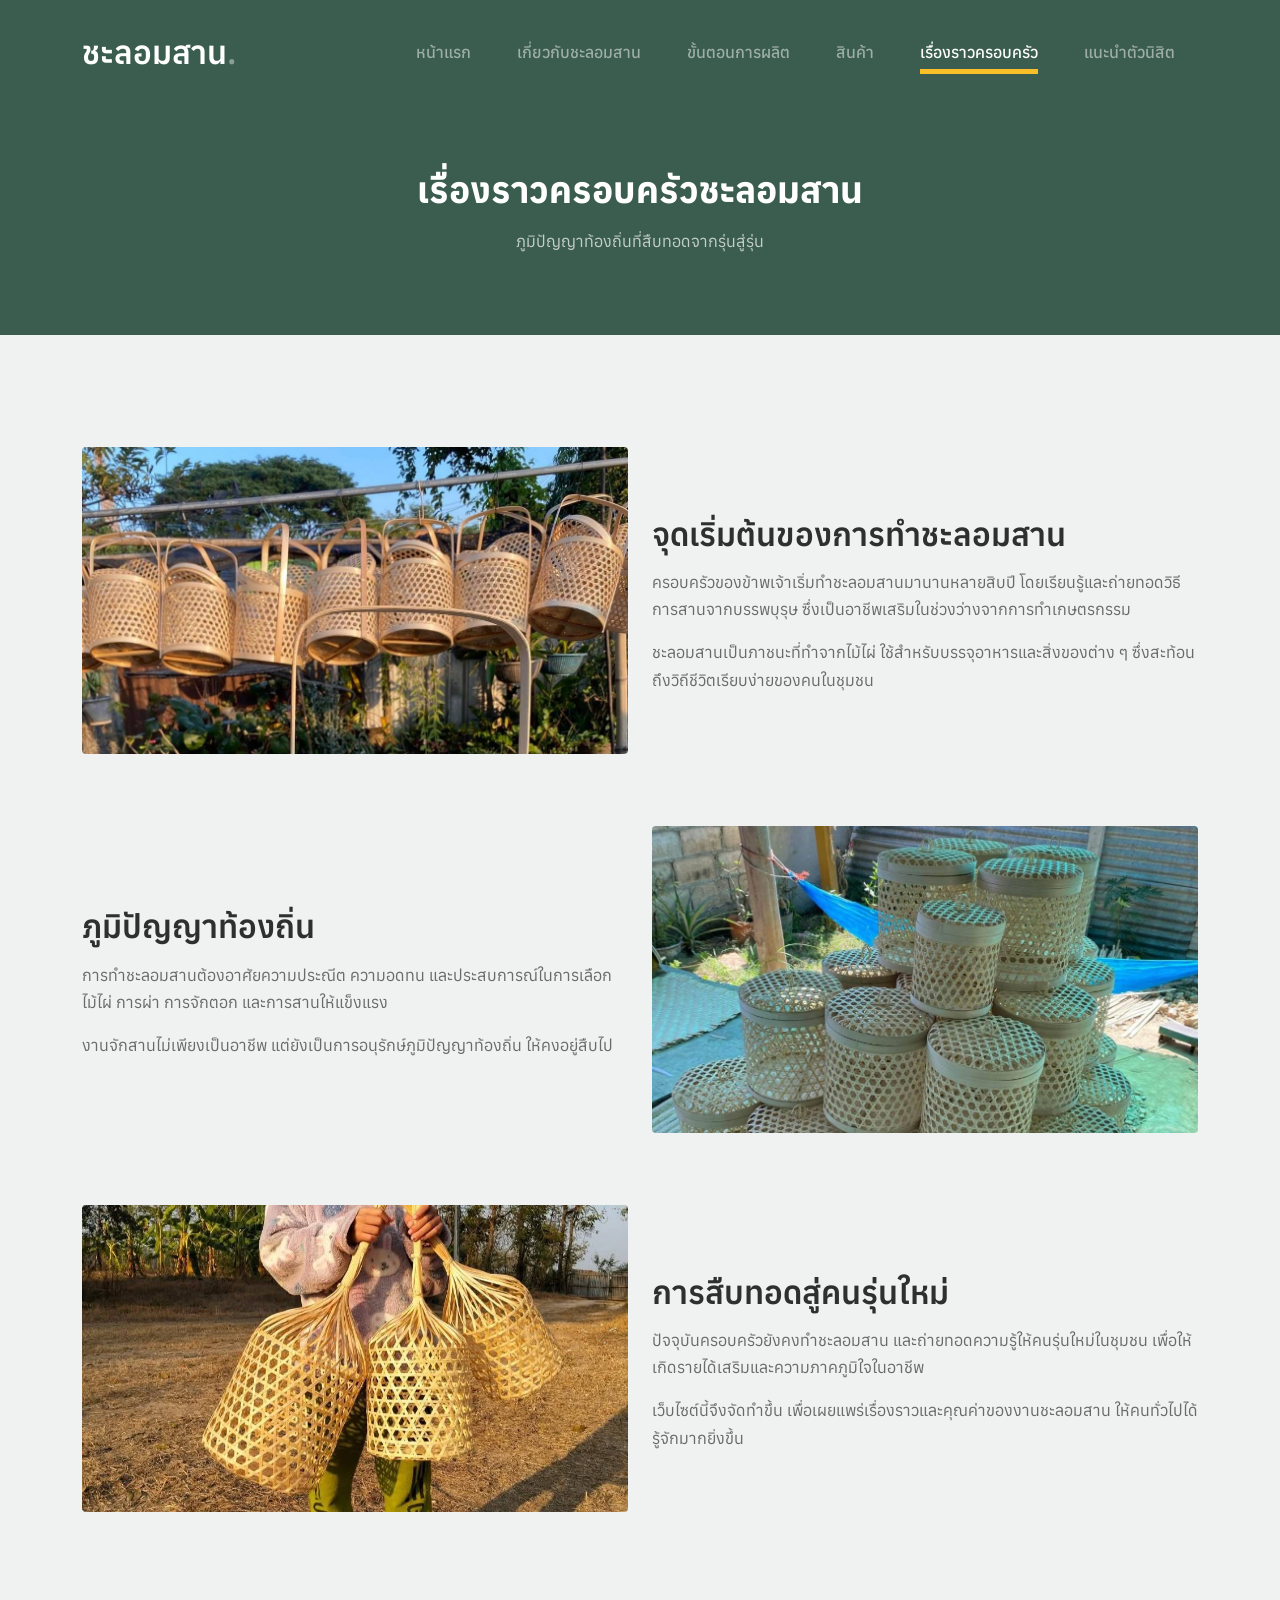
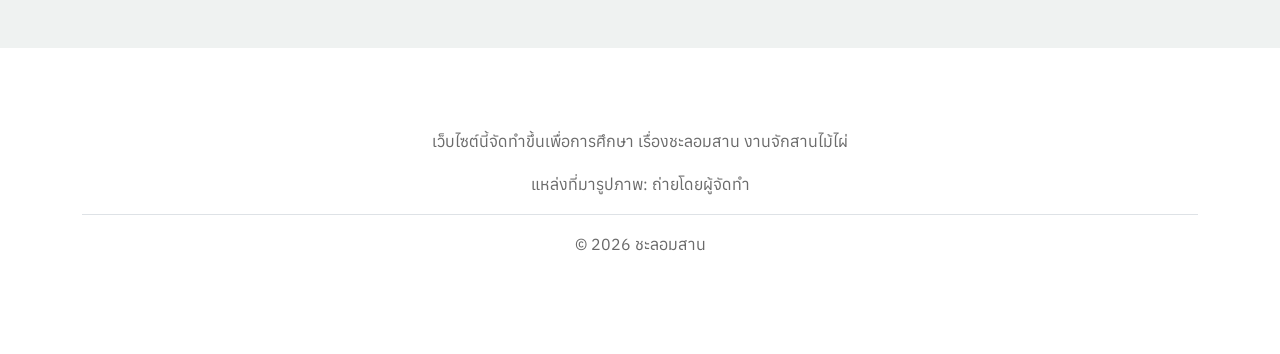
<file: story.html>
<!doctype html>
<html lang="th">
<head>
  <meta charset="utf-8">
  <meta name="viewport" content="width=device-width, initial-scale=1">
  <title>เรื่องราวครอบครัว | ชะลอมสานบ้านเรา</title>

  <!-- Google Font (Thai) -->
  <link href="https://fonts.googleapis.com/css2?family=Anuphan:wght@300;400;500;600;700&display=swap" rel="stylesheet">

  <!-- CSS -->
  <link rel="stylesheet" href="css/bootstrap.min.css">
  <link rel="stylesheet" href="css/style.css">

  <!-- Font Setting (เหมือนหน้า about / blog / shop) -->
  <style>
    body {
      font-family: 'Anuphan', sans-serif;
      font-size: 16px;
      line-height: 1.7;
    }

    h1, h2, h3, h4, h5, h6, .navbar-brand {
      font-weight: 600;
    }
  </style>
</head>

<body>

<!-- ======= Navbar ======= -->
<nav class="custom-navbar navbar navbar-expand-md navbar-dark bg-dark">
  <div class="container">
    <a class="navbar-brand" href="index.html">ชะลอมสาน<span>.</span></a>

    <button class="navbar-toggler" type="button" data-bs-toggle="collapse"
      data-bs-target="#navbarsFurni">
      <span class="navbar-toggler-icon"></span>
    </button>

    <div class="collapse navbar-collapse" id="navbarsFurni">
      <ul class="custom-navbar-nav navbar-nav ms-auto">
        <li><a class="nav-link" href="index.html">หน้าแรก</a></li>
        <li><a class="nav-link" href="about.html">เกี่ยวกับชะลอมสาน</a></li>
        <li><a class="nav-link" href="blog.html">ขั้นตอนการผลิต</a></li>
        <li><a class="nav-link" href="shop.html">สินค้า</a></li>
        <li class="nav-item active"><a class="nav-link" href="story.html">เรื่องราวครอบครัว</a></li>
        <li><a class="nav-link" href="about-me.html">แนะนำตัวนิสิต</a></li>
      </ul>
    </div>
  </div>
</nav>
<!-- ======= End Navbar ======= -->

<!-- ======= Hero ======= -->
<div class="hero hero-inner">
  <div class="container text-center">
    <h1 class="mb-3">เรื่องราวครอบครัวชะลอมสาน</h1>
    <p>
      ภูมิปัญญาท้องถิ่นที่สืบทอดจากรุ่นสู่รุ่น
    </p>
  </div>
</div>
<!-- ======= End Hero ======= -->

<!-- ======= Story Section ======= -->
<div class="why-choose-section">
  <div class="container">

    <div class="row align-items-center mb-5">
      <div class="col-lg-6 mb-4">
        <img src="images/charom29.jpg" class="img-fluid rounded" alt="การสานชะลอม">
      </div>
      <div class="col-lg-6">
        <h2 class="section-title mb-3">จุดเริ่มต้นของการทำชะลอมสาน</h2>
        <p>
          ครอบครัวของข้าพเจ้าเริ่มทำชะลอมสานมานานหลายสิบปี
          โดยเรียนรู้และถ่ายทอดวิธีการสานจากบรรพบุรุษ
          ซึ่งเป็นอาชีพเสริมในช่วงว่างจากการทำเกษตรกรรม
        </p>
        <p>
          ชะลอมสานเป็นภาชนะที่ทำจากไม้ไผ่
          ใช้สำหรับบรรจุอาหารและสิ่งของต่าง ๆ
          ซึ่งสะท้อนถึงวิถีชีวิตเรียบง่ายของคนในชุมชน
        </p>
      </div>
    </div>

    <div class="row align-items-center mb-5 flex-row-reverse">
      <div class="col-lg-6 mb-4">
        <img src="images/charom35.jpg" class="img-fluid rounded" alt="ภูมิปัญญาท้องถิ่น">
      </div>
      <div class="col-lg-6">
        <h2 class="section-title mb-3">ภูมิปัญญาท้องถิ่น</h2>
        <p>
          การทำชะลอมสานต้องอาศัยความประณีต ความอดทน
          และประสบการณ์ในการเลือกไม้ไผ่
          การผ่า การจักตอก และการสานให้แข็งแรง
        </p>
        <p>
          งานจักสานไม่เพียงเป็นอาชีพ
          แต่ยังเป็นการอนุรักษ์ภูมิปัญญาท้องถิ่น
          ให้คงอยู่สืบไป
        </p>
      </div>
    </div>

    <div class="row align-items-center">
      <div class="col-lg-6 mb-4">
        <img src="images/charom34.jpg" class="img-fluid rounded" alt="สืบทอดงานชะลอม">
      </div>
      <div class="col-lg-6">
        <h2 class="section-title mb-3">การสืบทอดสู่คนรุ่นใหม่</h2>
        <p>
          ปัจจุบันครอบครัวยังคงทำชะลอมสาน
          และถ่ายทอดความรู้ให้คนรุ่นใหม่ในชุมชน
          เพื่อให้เกิดรายได้เสริมและความภาคภูมิใจในอาชีพ
        </p>
        <p>
          เว็บไซต์นี้จึงจัดทำขึ้น
          เพื่อเผยแพร่เรื่องราวและคุณค่าของงานชะลอมสาน
          ให้คนทั่วไปได้รู้จักมากยิ่งขึ้น
        </p>
      </div>
    </div>

  </div>
</div>
<!-- ======= End Story Section ======= -->

<!-- ======= Footer ======= -->
<footer class="footer-section">
  <div class="container text-center">
    <p>เว็บไซต์นี้จัดทำขึ้นเพื่อการศึกษา เรื่องชะลอมสาน งานจักสานไม้ไผ่</p>
    <p>แหล่งที่มารูปภาพ: ถ่ายโดยผู้จัดทำ</p>
    <p class="border-top pt-3 mt-3">© 2026 ชะลอมสาน</p>
  </div>
</footer>
<!-- ======= End Footer ======= -->

<script src="js/bootstrap.bundle.min.js"></script>
<script src="js/custom.js"></script>

</body>
</html>
</file>
<file: css/style.css>
/*
* Template Name: UntreeStore
* Template Author: Untree.co
* Author URI: https://untree.co/
* License: https://creativecommons.org/licenses/by/3.0/
*/
@import url("https://fonts.googleapis.com/css2?family=Inter:wght@400;500;600;700;800&display=swap");
body {
  overflow-x: hidden;
  position: relative; }

body {
  font-family: "Inter", sans-serif;
  font-weight: 400;
  line-height: 28px;
  color: #6a6a6a;
  font-size: 14px;
  background-color: #eff2f1; }

a {
  text-decoration: none;
  -webkit-transition: .3s all ease;
  -o-transition: .3s all ease;
  transition: .3s all ease;
  color: #2f2f2f;
  text-decoration: underline; }
  a:hover {
    color: #2f2f2f;
    text-decoration: none; }
  a.more {
    font-weight: 600; }

.custom-navbar {
  background: #3b5d50 !important;
  padding-top: 20px;
  padding-bottom: 20px; }
  .custom-navbar .navbar-brand {
    font-size: 32px;
    font-weight: 600; }
    .custom-navbar .navbar-brand > span {
      opacity: .4; }
  .custom-navbar .navbar-toggler {
    border-color: transparent; }
    .custom-navbar .navbar-toggler:active, .custom-navbar .navbar-toggler:focus {
      -webkit-box-shadow: none;
      box-shadow: none;
      outline: none; }
  @media (min-width: 992px) {
    .custom-navbar .custom-navbar-nav li {
      margin-left: 15px;
      margin-right: 15px; } }
  .custom-navbar .custom-navbar-nav li a {
    font-weight: 500;
    color: #ffffff !important;
    opacity: .5;
    -webkit-transition: .3s all ease;
    -o-transition: .3s all ease;
    transition: .3s all ease;
    position: relative; }
    @media (min-width: 768px) {
      .custom-navbar .custom-navbar-nav li a:before {
        content: "";
        position: absolute;
        bottom: 0;
        left: 8px;
        right: 8px;
        background: #f9bf29;
        height: 5px;
        opacity: 1;
        visibility: visible;
        width: 0;
        -webkit-transition: .15s all ease-out;
        -o-transition: .15s all ease-out;
        transition: .15s all ease-out; } }
    .custom-navbar .custom-navbar-nav li a:hover {
      opacity: 1; }
      .custom-navbar .custom-navbar-nav li a:hover:before {
        width: calc(100% - 16px); }
  .custom-navbar .custom-navbar-nav li.active a {
    opacity: 1; }
    .custom-navbar .custom-navbar-nav li.active a:before {
      width: calc(100% - 16px); }
  .custom-navbar .custom-navbar-cta {
    margin-left: 0 !important;
    -webkit-box-orient: horizontal;
    -webkit-box-direction: normal;
    -ms-flex-direction: row;
    flex-direction: row; }
    @media (min-width: 768px) {
      .custom-navbar .custom-navbar-cta {
        margin-left: 40px !important; } }
    .custom-navbar .custom-navbar-cta li {
      margin-left: 0px;
      margin-right: 0px; }
      .custom-navbar .custom-navbar-cta li:first-child {
        margin-right: 20px; }

.hero {
  background: #3b5d50;
  padding: calc(4rem - 30px) 0 0rem 0; }
  @media (min-width: 768px) {
    .hero {
      padding: calc(4rem - 30px) 0 4rem 0; } }
  @media (min-width: 992px) {
    .hero {
      padding: calc(8rem - 30px) 0 8rem 0; } }
  .hero .intro-excerpt {
    position: relative;
    z-index: 4; }
    @media (min-width: 992px) {
      .hero .intro-excerpt {
        max-width: 450px; } }
  .hero h1 {
    font-weight: 700;
    color: #ffffff;
    margin-bottom: 30px; }
    @media (min-width: 1400px) {
      .hero h1 {
        font-size: 54px; } }
  .hero p {
    color: rgba(255, 255, 255, 0.5);
    margin-botom: 30px; }
  .hero .hero-img-wrap {
    position: relative; }
    .hero .hero-img-wrap img {
      position: relative;
      top: 0px;
      right: 0px;
      z-index: 2;
      max-width: 780px;
      left: -20px; }
      @media (min-width: 768px) {
        .hero .hero-img-wrap img {
          right: 0px;
          left: -100px; } }
      @media (min-width: 992px) {
        .hero .hero-img-wrap img {
          left: 0px;
          top: -80px;
          position: absolute;
          right: -50px; } }
      @media (min-width: 1200px) {
        .hero .hero-img-wrap img {
          left: 0px;
          top: -80px;
          right: -100px; } }
    .hero .hero-img-wrap:after {
      content: "";
      position: absolute;
      width: 255px;
      height: 217px;
      background-image: url("../images/dots-light.svg");
      background-size: contain;
      background-repeat: no-repeat;
      right: -100px;
      top: -0px; }
      @media (min-width: 1200px) {
        .hero .hero-img-wrap:after {
          top: -40px; } }

.btn {
  font-weight: 600;
  padding: 12px 30px;
  border-radius: 30px;
  color: #ffffff;
  background: #2f2f2f;
  border-color: #2f2f2f; }
  .btn:hover {
    color: #ffffff;
    background: #222222;
    border-color: #222222; }
  .btn:active, .btn:focus {
    outline: none !important;
    -webkit-box-shadow: none;
    box-shadow: none; }
  .btn.btn-primary {
    background: #3b5d50;
    border-color: #3b5d50; }
    .btn.btn-primary:hover {
      background: #314d43;
      border-color: #314d43; }
  .btn.btn-secondary {
    color: #2f2f2f;
    background: #f9bf29;
    border-color: #f9bf29; }
    .btn.btn-secondary:hover {
      background: #f8b810;
      border-color: #f8b810; }
  .btn.btn-white-outline {
    background: transparent;
    border-width: 2px;
    border-color: rgba(255, 255, 255, 0.3); }
    .btn.btn-white-outline:hover {
      border-color: white;
      color: #ffffff; }

.section-title {
  color: #2f2f2f; }

.product-section {
  padding: 7rem 0; }
  .product-section .product-item {
    text-align: center;
    text-decoration: none;
    display: block;
    position: relative;
    padding-bottom: 50px;
    cursor: pointer; }
    .product-section .product-item .product-thumbnail {
      margin-bottom: 30px;
      position: relative;
      top: 0;
      -webkit-transition: .3s all ease;
      -o-transition: .3s all ease;
      transition: .3s all ease; }
    .product-section .product-item h3 {
      font-weight: 600;
      font-size: 16px; }
    .product-section .product-item strong {
      font-weight: 800 !important;
      font-size: 18px !important; }
    .product-section .product-item h3, .product-section .product-item strong {
      color: #2f2f2f;
      text-decoration: none; }
    .product-section .product-item .icon-cross {
      position: absolute;
      width: 35px;
      height: 35px;
      display: inline-block;
      background: #2f2f2f;
      bottom: 15px;
      left: 50%;
      -webkit-transform: translateX(-50%);
      -ms-transform: translateX(-50%);
      transform: translateX(-50%);
      margin-bottom: -17.5px;
      border-radius: 50%;
      opacity: 0;
      visibility: hidden;
      -webkit-transition: .3s all ease;
      -o-transition: .3s all ease;
      transition: .3s all ease; }
      .product-section .product-item .icon-cross img {
        position: absolute;
        left: 50%;
        top: 50%;
        -webkit-transform: translate(-50%, -50%);
        -ms-transform: translate(-50%, -50%);
        transform: translate(-50%, -50%); }
    .product-section .product-item:before {
      bottom: 0;
      left: 0;
      right: 0;
      position: absolute;
      content: "";
      background: #dce5e4;
      height: 0%;
      z-index: -1;
      border-radius: 10px;
      -webkit-transition: .3s all ease;
      -o-transition: .3s all ease;
      transition: .3s all ease; }
    .product-section .product-item:hover .product-thumbnail {
      top: -25px; }
    .product-section .product-item:hover .icon-cross {
      bottom: 0;
      opacity: 1;
      visibility: visible; }
    .product-section .product-item:hover:before {
      height: 70%; }

.why-choose-section {
  padding: 7rem 0; }
  .why-choose-section .img-wrap {
    position: relative; }
    .why-choose-section .img-wrap:before {
      position: absolute;
      content: "";
      width: 255px;
      height: 217px;
      background-image: url("../images/dots-yellow.svg");
      background-repeat: no-repeat;
      background-size: contain;
      -webkit-transform: translate(-40%, -40%);
      -ms-transform: translate(-40%, -40%);
      transform: translate(-40%, -40%);
      z-index: -1; }
    .why-choose-section .img-wrap img {
      border-radius: 20px; }

.feature {
  margin-bottom: 30px; }
  .feature .icon {
    display: inline-block;
    position: relative;
    margin-bottom: 20px; }
    .feature .icon:before {
      content: "";
      width: 33px;
      height: 33px;
      position: absolute;
      background: rgba(59, 93, 80, 0.2);
      border-radius: 50%;
      right: -8px;
      bottom: 0; }
  .feature h3 {
    font-size: 14px;
    color: #2f2f2f; }
  .feature p {
    font-size: 14px;
    line-height: 22px;
    color: #6a6a6a; }

.we-help-section {
  padding: 7rem 0; }
  .we-help-section .imgs-grid {
    display: -ms-grid;
    display: grid;
    -ms-grid-columns: (1fr)[27];
    grid-template-columns: repeat(27, 1fr);
    position: relative; }
    .we-help-section .imgs-grid:before {
      position: absolute;
      content: "";
      width: 255px;
      height: 217px;
      background-image: url("../images/dots-green.svg");
      background-size: contain;
      background-repeat: no-repeat;
      -webkit-transform: translate(-40%, -40%);
      -ms-transform: translate(-40%, -40%);
      transform: translate(-40%, -40%);
      z-index: -1; }
    .we-help-section .imgs-grid .grid {
      position: relative; }
      .we-help-section .imgs-grid .grid img {
        border-radius: 20px;
        max-width: 100%; }
      .we-help-section .imgs-grid .grid.grid-1 {
        -ms-grid-column: 1;
        -ms-grid-column-span: 18;
        grid-column: 1 / span 18;
        -ms-grid-row: 1;
        -ms-grid-row-span: 27;
        grid-row: 1 / span 27; }
      .we-help-section .imgs-grid .grid.grid-2 {
        -ms-grid-column: 19;
        -ms-grid-column-span: 27;
        grid-column: 19 / span 27;
        -ms-grid-row: 1;
        -ms-grid-row-span: 5;
        grid-row: 1 / span 5;
        padding-left: 20px; }
      .we-help-section .imgs-grid .grid.grid-3 {
        -ms-grid-column: 14;
        -ms-grid-column-span: 16;
        grid-column: 14 / span 16;
        -ms-grid-row: 6;
        -ms-grid-row-span: 27;
        grid-row: 6 / span 27;
        padding-top: 20px; }

.custom-list {
  width: 100%; }
  .custom-list li {
    display: inline-block;
    width: calc(50% - 20px);
    margin-bottom: 12px;
    line-height: 1.5;
    position: relative;
    padding-left: 20px; }
    .custom-list li:before {
      content: "";
      width: 8px;
      height: 8px;
      border-radius: 50%;
      border: 2px solid #3b5d50;
      position: absolute;
      left: 0;
      top: 8px; }

.popular-product {
  padding: 0 0 7rem 0; }
  .popular-product .product-item-sm h3 {
    font-size: 14px;
    font-weight: 700;
    color: #2f2f2f; }
  .popular-product .product-item-sm a {
    text-decoration: none;
    color: #2f2f2f;
    -webkit-transition: .3s all ease;
    -o-transition: .3s all ease;
    transition: .3s all ease; }
    .popular-product .product-item-sm a:hover {
      color: rgba(47, 47, 47, 0.5); }
  .popular-product .product-item-sm p {
    line-height: 1.4;
    margin-bottom: 10px;
    font-size: 14px; }
  .popular-product .product-item-sm .thumbnail {
    margin-right: 10px;
    -webkit-box-flex: 0;
    -ms-flex: 0 0 120px;
    flex: 0 0 120px;
    position: relative; }
    .popular-product .product-item-sm .thumbnail:before {
      content: "";
      position: absolute;
      border-radius: 20px;
      background: #dce5e4;
      width: 98px;
      height: 98px;
      top: 50%;
      left: 50%;
      -webkit-transform: translate(-50%, -50%);
      -ms-transform: translate(-50%, -50%);
      transform: translate(-50%, -50%);
      z-index: -1; }

.testimonial-section {
  padding: 3rem 0 7rem 0; }

.testimonial-slider-wrap {
  position: relative; }
  .testimonial-slider-wrap .tns-inner {
    padding-top: 30px; }
  .testimonial-slider-wrap .item .testimonial-block blockquote {
    font-size: 16px; }
    @media (min-width: 768px) {
      .testimonial-slider-wrap .item .testimonial-block blockquote {
        line-height: 32px;
        font-size: 18px; } }
  .testimonial-slider-wrap .item .testimonial-block .author-info .author-pic {
    margin-bottom: 20px; }
    .testimonial-slider-wrap .item .testimonial-block .author-info .author-pic img {
      max-width: 80px;
      border-radius: 50%; }
  .testimonial-slider-wrap .item .testimonial-block .author-info h3 {
    font-size: 14px;
    font-weight: 700;
    color: #2f2f2f;
    margin-bottom: 0; }
  .testimonial-slider-wrap #testimonial-nav {
    position: absolute;
    top: 50%;
    z-index: 99;
    width: 100%;
    display: none; }
    @media (min-width: 768px) {
      .testimonial-slider-wrap #testimonial-nav {
        display: block; } }
    .testimonial-slider-wrap #testimonial-nav > span {
      cursor: pointer;
      position: absolute;
      width: 58px;
      height: 58px;
      line-height: 58px;
      border-radius: 50%;
      background: rgba(59, 93, 80, 0.1);
      color: #2f2f2f;
      -webkit-transition: .3s all ease;
      -o-transition: .3s all ease;
      transition: .3s all ease; }
      .testimonial-slider-wrap #testimonial-nav > span:hover {
        background: #3b5d50;
        color: #ffffff; }
    .testimonial-slider-wrap #testimonial-nav .prev {
      left: -10px; }
    .testimonial-slider-wrap #testimonial-nav .next {
      right: 0; }
  .testimonial-slider-wrap .tns-nav {
    position: absolute;
    bottom: -50px;
    left: 50%;
    -webkit-transform: translateX(-50%);
    -ms-transform: translateX(-50%);
    transform: translateX(-50%); }
    .testimonial-slider-wrap .tns-nav button {
      background: none;
      border: none;
      display: inline-block;
      position: relative;
      width: 0 !important;
      height: 7px !important;
      margin: 2px; }
      .testimonial-slider-wrap .tns-nav button:active, .testimonial-slider-wrap .tns-nav button:focus, .testimonial-slider-wrap .tns-nav button:hover {
        outline: none;
        -webkit-box-shadow: none;
        box-shadow: none;
        background: none; }
      .testimonial-slider-wrap .tns-nav button:before {
        display: block;
        width: 7px;
        height: 7px;
        left: 0;
        top: 0;
        position: absolute;
        content: "";
        border-radius: 50%;
        -webkit-transition: .3s all ease;
        -o-transition: .3s all ease;
        transition: .3s all ease;
        background-color: #d6d6d6; }
      .testimonial-slider-wrap .tns-nav button:hover:before, .testimonial-slider-wrap .tns-nav button.tns-nav-active:before {
        background-color: #3b5d50; }

.before-footer-section {
  padding: 7rem 0 12rem 0 !important; }

.blog-section {
  padding: 7rem 0 12rem 0; }
  .blog-section .post-entry a {
    text-decoration: none; }
  .blog-section .post-entry .post-thumbnail {
    display: block;
    margin-bottom: 20px; }
    .blog-section .post-entry .post-thumbnail img {
      border-radius: 20px;
      -webkit-transition: .3s all ease;
      -o-transition: .3s all ease;
      transition: .3s all ease; }
  .blog-section .post-entry .post-content-entry {
    padding-left: 15px;
    padding-right: 15px; }
    .blog-section .post-entry .post-content-entry h3 {
      font-size: 16px;
      margin-bottom: 0;
      font-weight: 600;
      margin-bottom: 7px; }
    .blog-section .post-entry .post-content-entry .meta {
      font-size: 14px; }
      .blog-section .post-entry .post-content-entry .meta a {
        font-weight: 600; }
  .blog-section .post-entry:hover .post-thumbnail img, .blog-section .post-entry:focus .post-thumbnail img {
    opacity: .7; }

.footer-section {
  padding: 80px 0;
  background: #ffffff; }
  .footer-section .relative {
    position: relative; }
  .footer-section a {
    text-decoration: none;
    color: #2f2f2f;
    -webkit-transition: .3s all ease;
    -o-transition: .3s all ease;
    transition: .3s all ease; }
    .footer-section a:hover {
      color: rgba(47, 47, 47, 0.5); }
  .footer-section .subscription-form {
    margin-bottom: 40px;
    position: relative;
    z-index: 2;
    margin-top: 100px; }
    @media (min-width: 992px) {
      .footer-section .subscription-form {
        margin-top: 0px;
        margin-bottom: 80px; } }
    .footer-section .subscription-form h3 {
      font-size: 18px;
      font-weight: 500;
      color: #3b5d50; }
    .footer-section .subscription-form .form-control {
      height: 50px;
      border-radius: 10px;
      font-family: "Inter", sans-serif; }
      .footer-section .subscription-form .form-control:active, .footer-section .subscription-form .form-control:focus {
        outline: none;
        -webkit-box-shadow: none;
        box-shadow: none;
        border-color: #3b5d50;
        -webkit-box-shadow: 0 1px 4px 0 rgba(0, 0, 0, 0.2);
        box-shadow: 0 1px 4px 0 rgba(0, 0, 0, 0.2); }
      .footer-section .subscription-form .form-control::-webkit-input-placeholder {
        font-size: 14px; }
      .footer-section .subscription-form .form-control::-moz-placeholder {
        font-size: 14px; }
      .footer-section .subscription-form .form-control:-ms-input-placeholder {
        font-size: 14px; }
      .footer-section .subscription-form .form-control:-moz-placeholder {
        font-size: 14px; }
    .footer-section .subscription-form .btn {
      border-radius: 10px !important; }
  .footer-section .sofa-img {
    position: absolute;
    top: -200px;
    z-index: 1;
    right: 0; }
    .footer-section .sofa-img img {
      max-width: 380px; }
  .footer-section .links-wrap {
    margin-top: 0px; }
    @media (min-width: 992px) {
      .footer-section .links-wrap {
        margin-top: 54px; } }
    .footer-section .links-wrap ul li {
      margin-bottom: 10px; }
  .footer-section .footer-logo-wrap .footer-logo {
    font-size: 32px;
    font-weight: 500;
    text-decoration: none;
    color: #3b5d50; }
  .footer-section .custom-social li {
    margin: 2px;
    display: inline-block; }
    .footer-section .custom-social li a {
      width: 40px;
      height: 40px;
      text-align: center;
      line-height: 40px;
      display: inline-block;
      background: #dce5e4;
      color: #3b5d50;
      border-radius: 50%; }
      .footer-section .custom-social li a:hover {
        background: #3b5d50;
        color: #ffffff; }
  .footer-section .border-top {
    border-color: #dce5e4; }
    .footer-section .border-top.copyright {
      font-size: 14px !important; }

.untree_co-section {
  padding: 7rem 0; }

.form-control {
  height: 50px;
  border-radius: 10px;
  font-family: "Inter", sans-serif; }
  .form-control:active, .form-control:focus {
    outline: none;
    -webkit-box-shadow: none;
    box-shadow: none;
    border-color: #3b5d50;
    -webkit-box-shadow: 0 1px 4px 0 rgba(0, 0, 0, 0.2);
    box-shadow: 0 1px 4px 0 rgba(0, 0, 0, 0.2); }
  .form-control::-webkit-input-placeholder {
    font-size: 14px; }
  .form-control::-moz-placeholder {
    font-size: 14px; }
  .form-control:-ms-input-placeholder {
    font-size: 14px; }
  .form-control:-moz-placeholder {
    font-size: 14px; }

.service {
  line-height: 1.5; }
  .service .service-icon {
    border-radius: 10px;
    -webkit-box-flex: 0;
    -ms-flex: 0 0 50px;
    flex: 0 0 50px;
    height: 50px;
    line-height: 50px;
    text-align: center;
    background: #3b5d50;
    margin-right: 20px;
    color: #ffffff; }

textarea {
  height: auto !important; }

.site-blocks-table {
  overflow: auto; }
  .site-blocks-table .product-thumbnail {
    width: 200px; }
  .site-blocks-table .btn {
    padding: 2px 10px; }
  .site-blocks-table thead th {
    padding: 30px;
    text-align: center;
    border-width: 0px !important;
    vertical-align: middle;
    color: rgba(0, 0, 0, 0.8);
    font-size: 18px; }
  .site-blocks-table td {
    padding: 20px;
    text-align: center;
    vertical-align: middle;
    color: rgba(0, 0, 0, 0.8); }
  .site-blocks-table tbody tr:first-child td {
    border-top: 1px solid #3b5d50 !important; }
  .site-blocks-table .btn {
    background: none !important;
    color: #000000;
    border: none;
    height: auto !important; }

.site-block-order-table th {
  border-top: none !important;
  border-bottom-width: 1px !important; }

.site-block-order-table td, .site-block-order-table th {
  color: #000000; }

.couponcode-wrap input {
  border-radius: 10px !important; }

.text-primary {
  color: #3b5d50 !important; }

.thankyou-icon {
  position: relative;
  color: #3b5d50; }
  .thankyou-icon:before {
    position: absolute;
    content: "";
    width: 50px;
    height: 50px;
    border-radius: 50%;
    background: rgba(59, 93, 80, 0.2); }

    /* ===============================
   About Me Page - Professional
   =============================== */

.hero-inner {
  padding: 4rem 0;
}

.hero-inner h1 {
  font-size: 36px;
  font-weight: 700;
  color: #ffffff;
}

.hero-inner p {
  font-size: 16px;
  color: rgba(255,255,255,0.7);
}

/* Section */
.about-section {
  padding: 5rem 0;
  background: #ffffff;
}

/* รูปนิสิต */
.about-section img {
  max-width: 260px;
  border-radius: 50%;
  box-shadow: 0 10px 30px rgba(0,0,0,0.15);
  border: 5px solid #f1f1f1;
}

/* กล่องข้อมูล */
.about-section .col-lg-7 {
  background: #f9f9f9;
  padding: 40px;
  border-radius: 20px;
}

/* ตัวอักษร */
.about-section p {
  font-size: 15px;
  line-height: 1.8;
}

.about-section strong {
  color: #3b5d50;
}

/* Responsive */
@media (max-width: 767px) {
  .about-section img {
    max-width: 200px;
    margin-bottom: 20px;
  }

  .about-section .col-lg-7 {
    padding: 25px;
  }
}
/* ===== About Me ===== */

/* รูปนิสิต */
.profile-img {
  max-width: 340px;              /* ⬅ ปรับขนาดรูปให้ใหญ่ขึ้น */
  width: 100%;
  border-radius: 18px;           /* เหลี่ยมมน (ไม่ใช่วงรี) */
  border: 4px solid #ffffff;     /* กรอบสีขาวบางๆ */
  box-shadow: 0 15px 40px rgba(0,0,0,0.25);
  transition: transform 0.4s ease, box-shadow 0.4s ease;
}

/* ลูกเล่นเวลาเอาเมาส์ชี้ */
.profile-img:hover {
  transform: translateY(-8px) scale(1.03);
  box-shadow: 0 28px 65px rgba(0,0,0,0.35);
}

/* กล่องข้อมูลนิสิต */
.about-card {
  background: #e7dbb3;
  padding: 30px;
  border-radius: 16px;
  box-shadow: 0 10px 35px rgba(0,0,0,0.12);
}

/* Animation ตอนโหลดหน้า */
.fade-in {
  animation: fadeInUp 1s ease forwards;
}

@keyframes fadeInUp {
  from {
    opacity: 0;
    transform: translateY(25px);
  }
  to {
    opacity: 1;
    transform: translateY(0);
  }
}

/* ===============================
   GLOBAL CARD COLOR - YELLOW
   ใช้กับ index / product / หน้าอื่น ๆ
   =============================== */

/* การ์ดสินค้า หน้า index */
.product-section .product-item:before {
  background: #f9bf29; /* เหลือง */
}

/* การ์ดยอดนิยม */
.popular-product .product-item-sm .thumbnail:before {
  background: #f9bf29;
}

/* การ์ด blog */
.blog-section .post-entry .post-thumbnail img {
  background: #f9bf29;
}

/* การ์ด About (ที่คุณทำไว้แล้ว) */
.about-card {
  background: #f9bf29;
}

/* การ์ดทั่วไป (ถ้าใช้ .card ของ Bootstrap) */
.card {
  background-color: #f9bf29;
  border: none;
}

/* เพิ่มมิติให้การ์ด */
.card,
.product-item,
.product-item-sm {
  box-shadow: 0 12px 35px rgba(0,0,0,0.15);
  border-radius: 16px;
}
</file>
